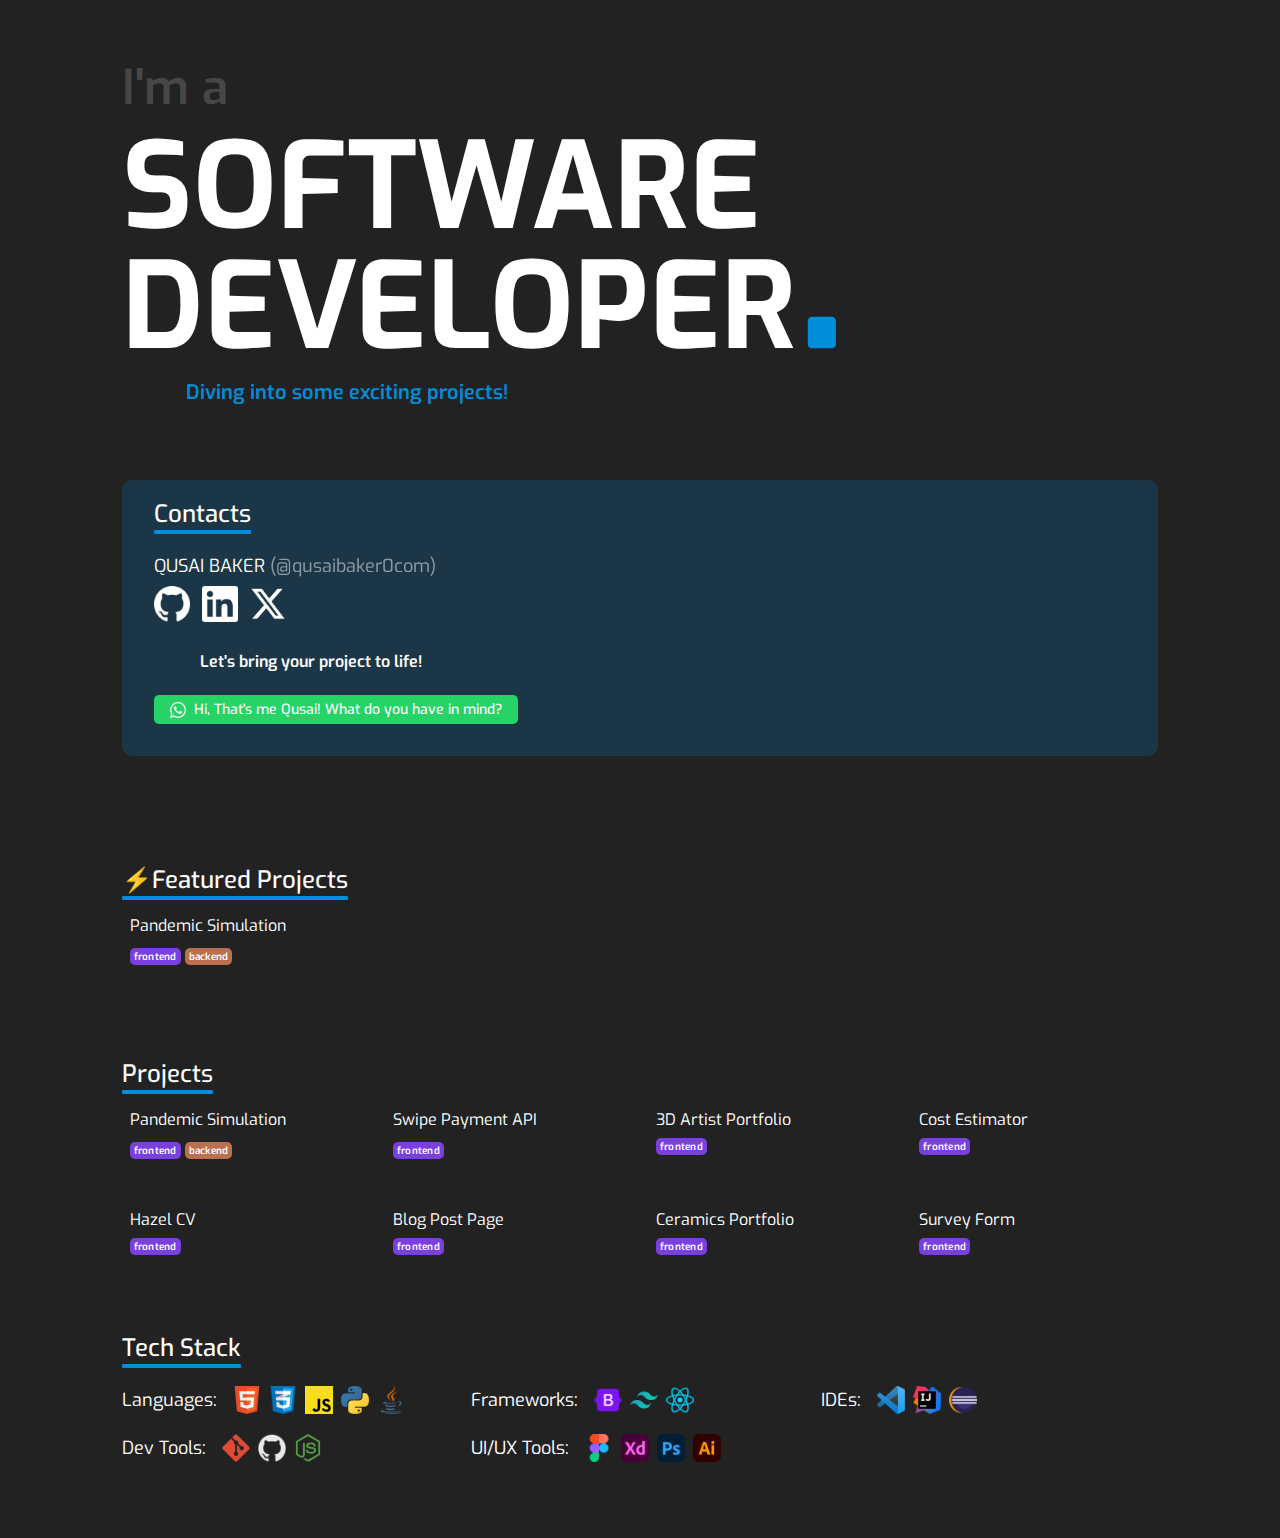
<file: index.html>
<!DOCTYPE html>
<html lang="en">
  <head>
    <meta charset="UTF-8" />
    <meta name="viewport" content="width=device-width, initial-scale=1.0" />
    <title>Qusai Baker | Just Diving into Some Exciting Projects</title>
    <link rel="icon" type="image/svg+xml" href="/letter-q.png" />
    <link rel="stylesheet" href="styles.css" />
    <link rel="preconnect" href="https://fonts.googleapis.com" />
    <link rel="preconnect" href="https://fonts.gstatic.com" crossorigin />
    <link
      href="https://fonts.googleapis.com/css2?family=Exo:ital,wght@0,100..900;1,100..900&display=swap"
      rel="stylesheet"
    />
  </head>

  <body>
    <div class="container">
      <main>
        <span class="grey">I'm a</span>
        <div class="about">
          <div>
            <h1>
              SOFTWARE <br />
              DEVELOPER<span class="blue">.</span>
            </h1>
            <p>
              <lord-icon
                src="https://cdn.lordicon.com/yodjuckr.json"
                trigger="loop"
                delay="2000"
                style="width: 48px; height: 48px; display: inline"
              >
              </lord-icon>
              Diving into some exciting projects!
            </p>
          </div>
          <div class="contacts">
            <h2>Contacts</h2>
            <h3>QUSAI BAKER <span class="name">(@qusaibaker0com)</span></h3>

            <div class="social-group">
              <a href="https://github.com/qusaibaker0com" target="_blank"
                ><img src="img/socials/github.png" alt=""
              /></a>
              <a
                href="https://www.linkedin.com/in/qusaibaker0com/"
                target="_blank"
                ><img src="img/socials/linkedin.png" alt=""
              /></a>
              <a href="https://twitter.com/qusaibaker0com" target="_blank"
                ><img src="img/socials/twitter.png" alt=""
              /></a>
            </div>
            <p>
              <lord-icon
                src="https://cdn.lordicon.com/ucolqabg.json"
                trigger="loop"
                delay="1000"
                style="width: 36px; height: 36px; transform: rotate(-90deg)"
              >
              </lord-icon>
              Let's bring your project to life!
            </p>
            <a
              id="wa-btn"
              aria-label="Chat on WhatsApp"
              href="https://wa.me/393273132434?text=Hi%20Qusai!%20Saw%20your%20work%20on%20your%20website!%20Got%20a%20project%20idea%20I%20think%20you'd%20be%20a%20good%20fit%20for.%20Can%20we%20chat%20about%20it%20sometime%20soon%3F"
              target="_blank"
            >
              <img alt="Chat on WhatsApp" src="img/socials/whatsapp.png" /> Hi,
              That's me Qusai! What do you have in mind?
            </a>
          </div>
          <ul>
            <li><h2 class="projects-sub-headline">⚡Featured Projects</h2></li>
            <ul>
              <li>
                <a
                  href="https://qusaibaker.com/Project__Pandemic-Simulation/"
                  target="_blank"
                  >Pandemic Simulation
                  <div>
                    <span class="fe-badge">frontend</span>
                    <span class="be-badge">backend</span>
                  </div></a
                >
              </li>
            </ul>
          </ul>
          <!-- <div class="me-img">
            <img src="img/tree.jpg" alt="">
          </div> -->
          <!-- <div class="me-img2">
            <img src="img/tree.jpg" alt="">
          </div> -->
        </div>
        <ul>
          <li><h2 class="projects-headline">Projects</h2></li>
          <li>
            <ul>
              <li>
                <a
                  href="https://qusaibaker.com/Project__Pandemic-Simulation/"
                  target="_blank"
                  >Pandemic Simulation
                  <div>
                    <span class="fe-badge">frontend</span>
                    <span class="be-badge">backend</span>
                  </div></a
                >
              </li>
              <li>
                <a href="projects/swip-payment-api/index.html" target="_blank"
                  >Swipe Payment API
                  <div>
                    <span class="fe-badge">frontend</span>
                  </div></a
                >
              </li>
              <li>
                <a
                  href="projects/3d-artist-portfolio/index.html"
                  target="_blank"
                  >3D Artist Portfolio <span class="fe-badge">frontend</span></a
                >
              </li>
              <li>
                <a href="projects/cost-estimator/index.html" target="_blank"
                  >Cost Estimator <span class="fe-badge">frontend</span></a
                >
              </li>
              <li>
                <a href="projects/hazel-cv/index.html" target="_blank"
                  >Hazel CV <span class="fe-badge">frontend</span></a
                >
              </li>
              <li>
                <a href="projects/blog-post/index.html" target="_blank"
                  >Blog Post Page <span class="fe-badge">frontend</span></a
                >
              </li>
              <li>
                <a
                  href="projects/ceramics-artist-portfolio/index.html"
                  target="_blank"
                  >Ceramics Portfolio <span class="fe-badge">frontend</span></a
                >
              </li>
              <li>
                <a href="projects/survey-form/index.html" target="_blank"
                  >Survey Form <span class="fe-badge">frontend</span></a
                >
              </li>
            </ul>
          </li>
        </ul>
      </main>
      <div class="tech">
        <h2>Tech Stack</h2>
        <div class="tech-grid">
          <div class="tech-group">
            <h3>Languages:</h3>
            <div>
              <img src="img/langs/html.svg" alt="" />
              <img src="img/langs/css.png" alt="" />
              <img src="img/langs/javascript.svg" alt="" />
              <img src="img/langs/python.png" alt="" />
              <img src="img/langs/java.png" alt="" />
            </div>
          </div>
          <div class="tech-group">
            <h3>Frameworks:</h3>
            <div>
              <img src="img/libs/bootstrap.png" alt="" />
              <img src="img/libs/tailwind.png" alt="" />
              <img src="img/libs/react.png" alt="" />
            </div>
          </div>
          <div class="tech-group">
            <h3>IDEs:</h3>
            <div>
              <img src="img/ides/vscode.png" alt="" />
              <img src="img/ides/intellij.png" alt="" />
              <img src="img/ides/eclipse.png" alt="" />
            </div>
          </div>
          <div class="tech-group">
            <h3>Dev Tools:</h3>
            <div>
              <img src="img/dev-tools/git.png" alt="" />
              <img
                src="img/dev-tools/github.png"
                alt=""
                style="filter: invert()"
              />
              <img src="img/dev-tools/nodejs.svg" alt="" />
            </div>
          </div>
          <div class="tech-group">
            <h3>UI/UX Tools:</h3>
            <div>
              <img src="img/ui-ux-tools/figma.png" alt="" />
              <img src="img/ui-ux-tools/adobe-xd.png" alt="" />
              <img src="img/ui-ux-tools/photoshop.png" alt="" />
              <img src="img/ui-ux-tools/adobe-illustrator.png" alt="" />
            </div>
          </div>
        </div>
      </div>
    </div>
    <script src="https://cdn.lordicon.com/lordicon.js"></script>
  </body>
</html>
</file>
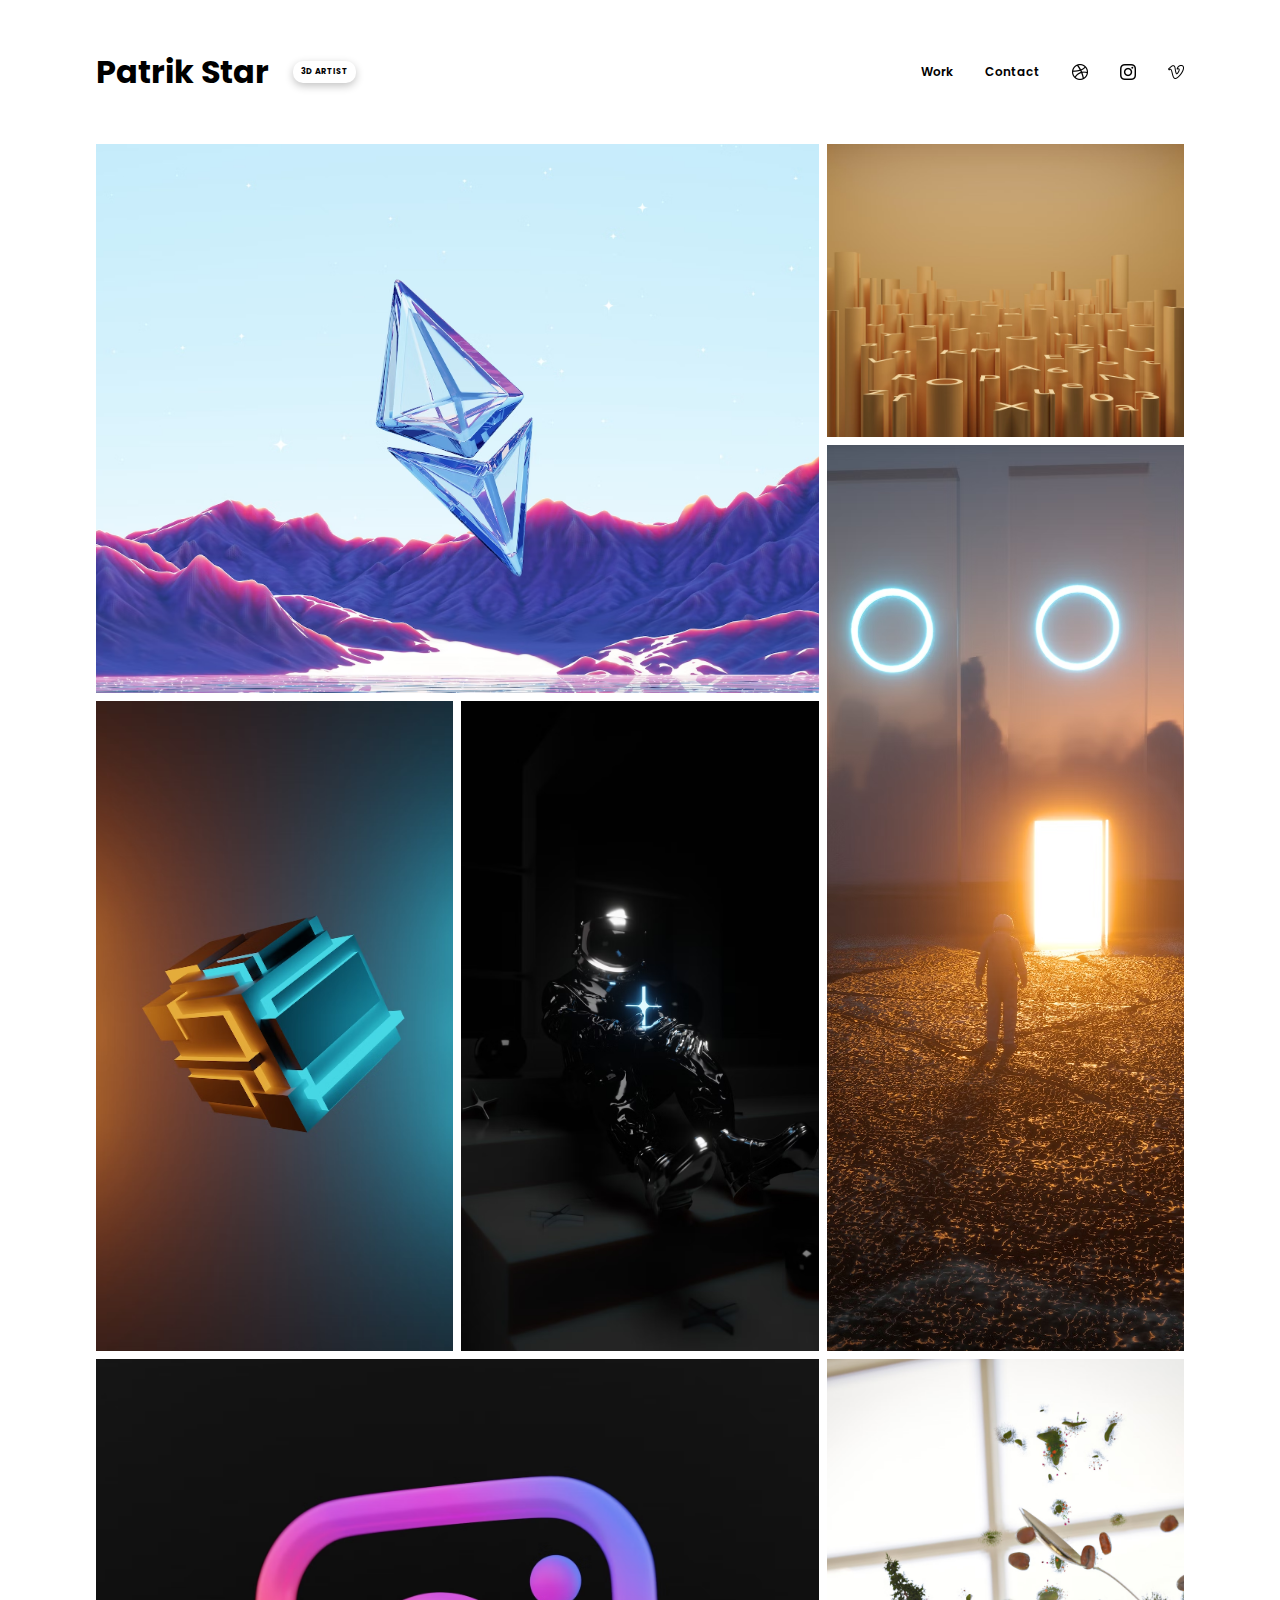
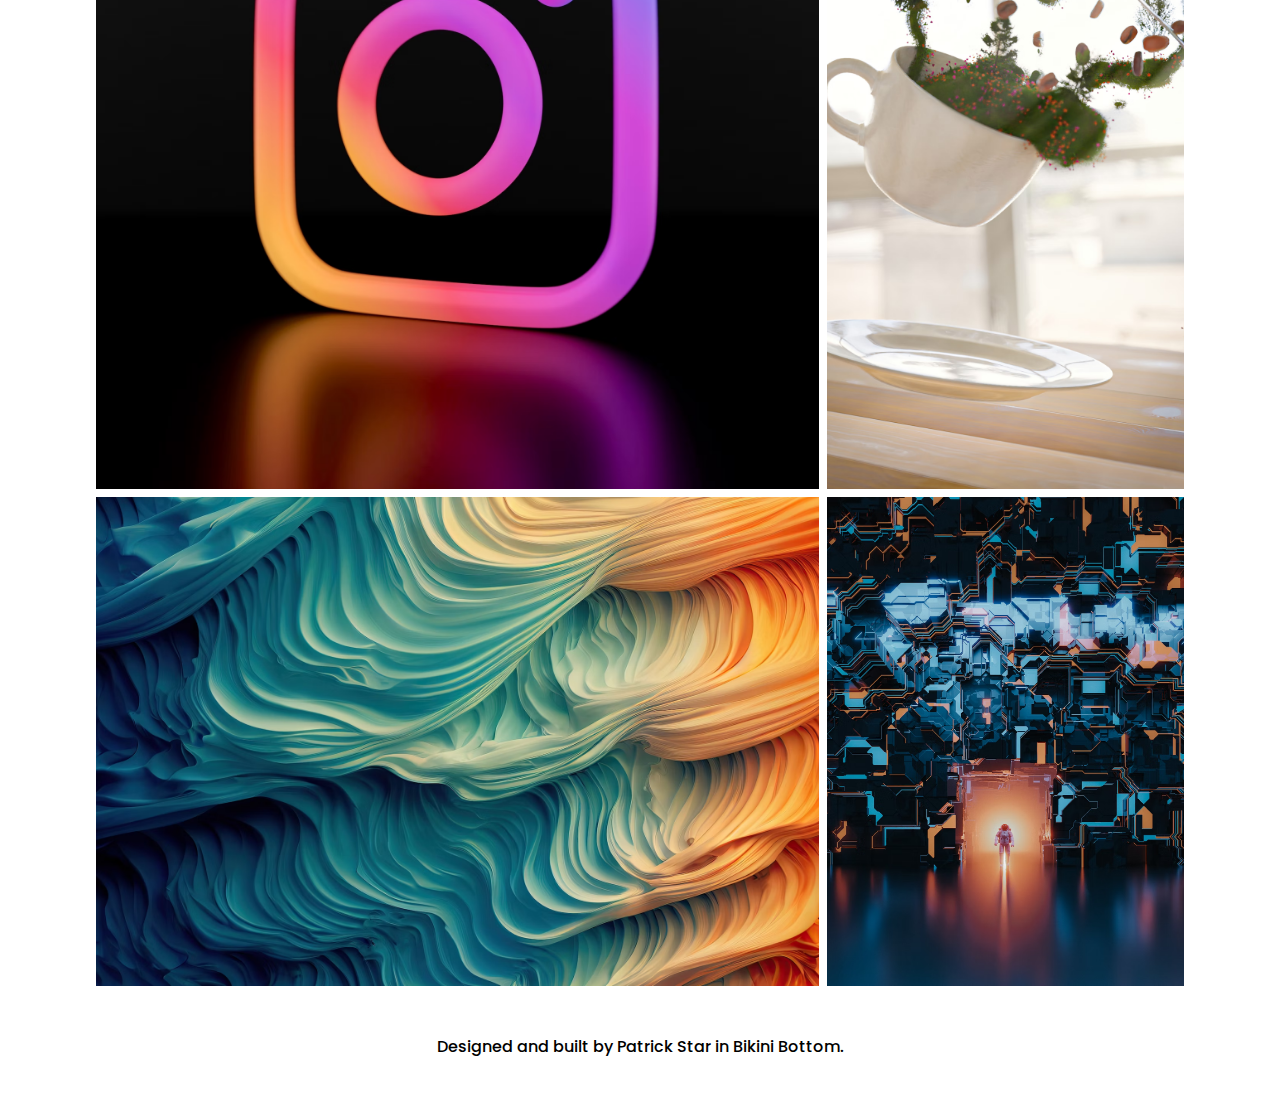
<file: projects/3d-artist-portfolio/index.html>
<!DOCTYPE html>
<html lang="en">
  <head>
    <meta charset="UTF-8" />
    <meta name="viewport" content="width=device-width, initial-scale=1.0" />
    <link rel="stylesheet" href="styles.css" />
    <title>3D Artist Portfolio</title>
  </head>
  <body>
    <header>
      <nav>
        <div class="nav-list">
          <h1>Patrik Star</h1>
          <span class="badge">3D ARTIST</span>
        </div>
        <div class="nav-list">
          <ul>
            <li>
              <a href=""><span class="menu-txt">Work</span></a>
            </li>
            <li>
              <a href=""><span class="menu-txt">Contact</span></a>
            </li>
            <li>
              <a href=""><img src="img/dribble_icon.png" alt="" /></a>
            </li>
            <li>
              <a href=""><img src="img/insta_icon.png" alt="" /></a>
            </li>
            <li>
              <a href=""><img src="img/v_icon.png" alt="" /></a>
            </li>
          </ul>
          <div class="menu-icon">
            <div class="line"></div>
            <div class="line"></div>
            <div class="line"></div>
          </div>
        </div>
      </nav>
    </header>
    <aside>
      <div class="nav-list">
        <ul>
          <li>
            <a href=""><span class="menu-txt">Work</span></a>
          </li>
          <li>
            <a href=""><span class="menu-txt">Contact</span></a>
          </li>
          <li>
            <a href=""><img src="img/dribble_icon.png" alt="" /></a>
          </li>
          <li>
            <a href=""><img src="img/insta_icon.png" alt="" /></a>
          </li>
          <li>
            <a href=""><img src="img/v_icon.png" alt="" /></a>
          </li>
        </ul>
    </aside>
    <main>
      <div class="container">
        <div class="gallery-item square-span">
          <span class="overlay-txt">VIEW PROJECT</span>
          <img src="img/eth.avif" alt="" />
        </div>
        <div class="gallery-item resize-640px">
          <span class="overlay-txt">VIEW PROJECT</span>
          <img src="img/alphabet.avif" alt="" />
        </div>
        <div class="gallery-item row-3-span resize-1000px resize-640px">
          <span class="overlay-txt">VIEW PROJECT</span>
          <img src="img/traveler.avif" alt="" />
        </div>
        <div class="gallery-item row-2-span">
          <span class="overlay-txt">VIEW PROJECT</span>
          <img src="img/cube.avif" alt="" />
        </div>
        <div class="gallery-item row-2-span">
          <span class="overlay-txt white">VIEW PROJECT</span>
          <img src="img/astro.avif" alt="" />
        </div>
        <div class="gallery-item square-span">
          <span class="overlay-txt white">VIEW PROJECT</span>
          <img src="img/insta.avif" alt="" />
        </div>
        <div class="gallery-item row-2-span">
          <span class="overlay-txt">VIEW PROJECT</span>
          <img src="img/cup.avif" alt="" />
        </div>

        <div class="gallery-item col-2-span resize-1000px-2">
          <span class="overlay-txt">VIEW PROJECT</span>
          <img src="img/foam.avif" alt="" />
        </div>
        <div class="gallery-item resize-1000px-3">
          <span class="overlay-txt white">VIEW PROJECT</span>
          <img src="img/dimensional.avif" alt="" />
        </div>
      </div>
    </main>
    <footer>
      <p>Designed and built by Patrick Star in Bikini Bottom.</p>
    </footer>
    <script src="script.js"></script>
  </body>
</html>
</file>
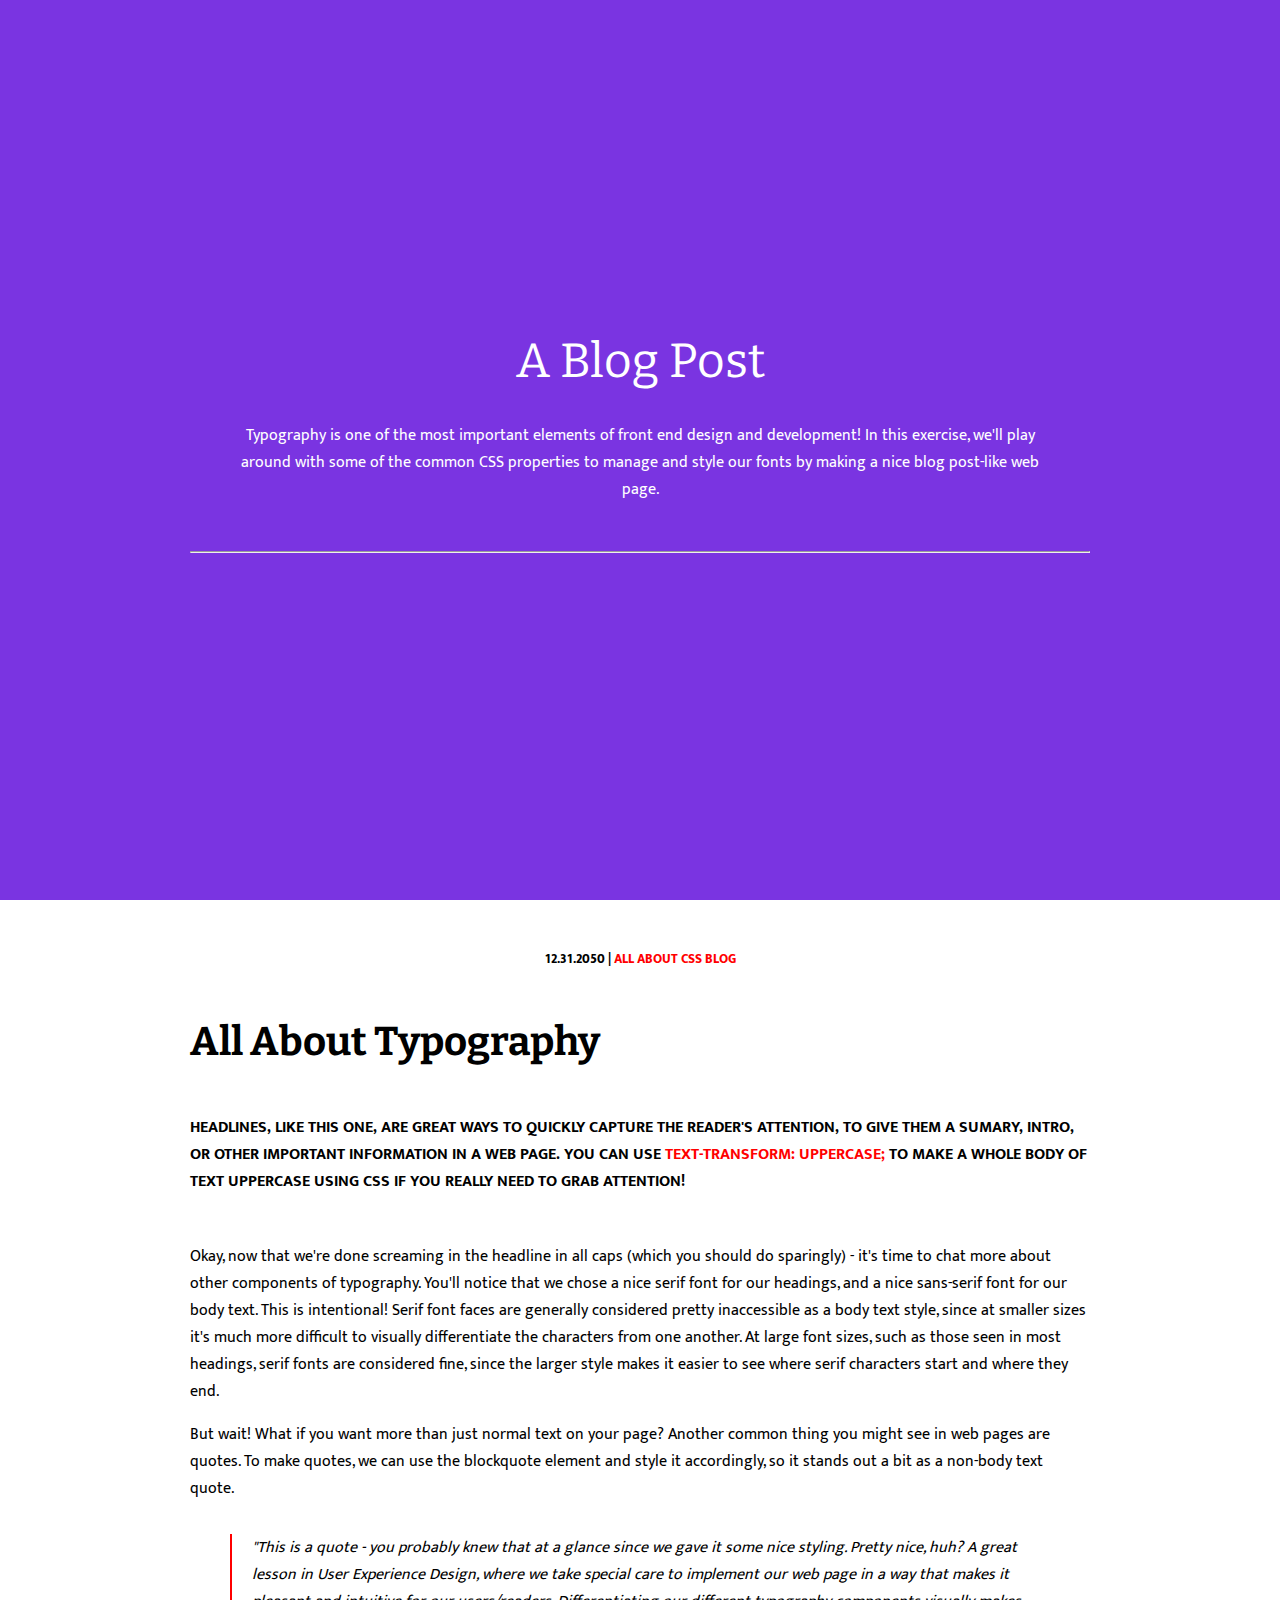
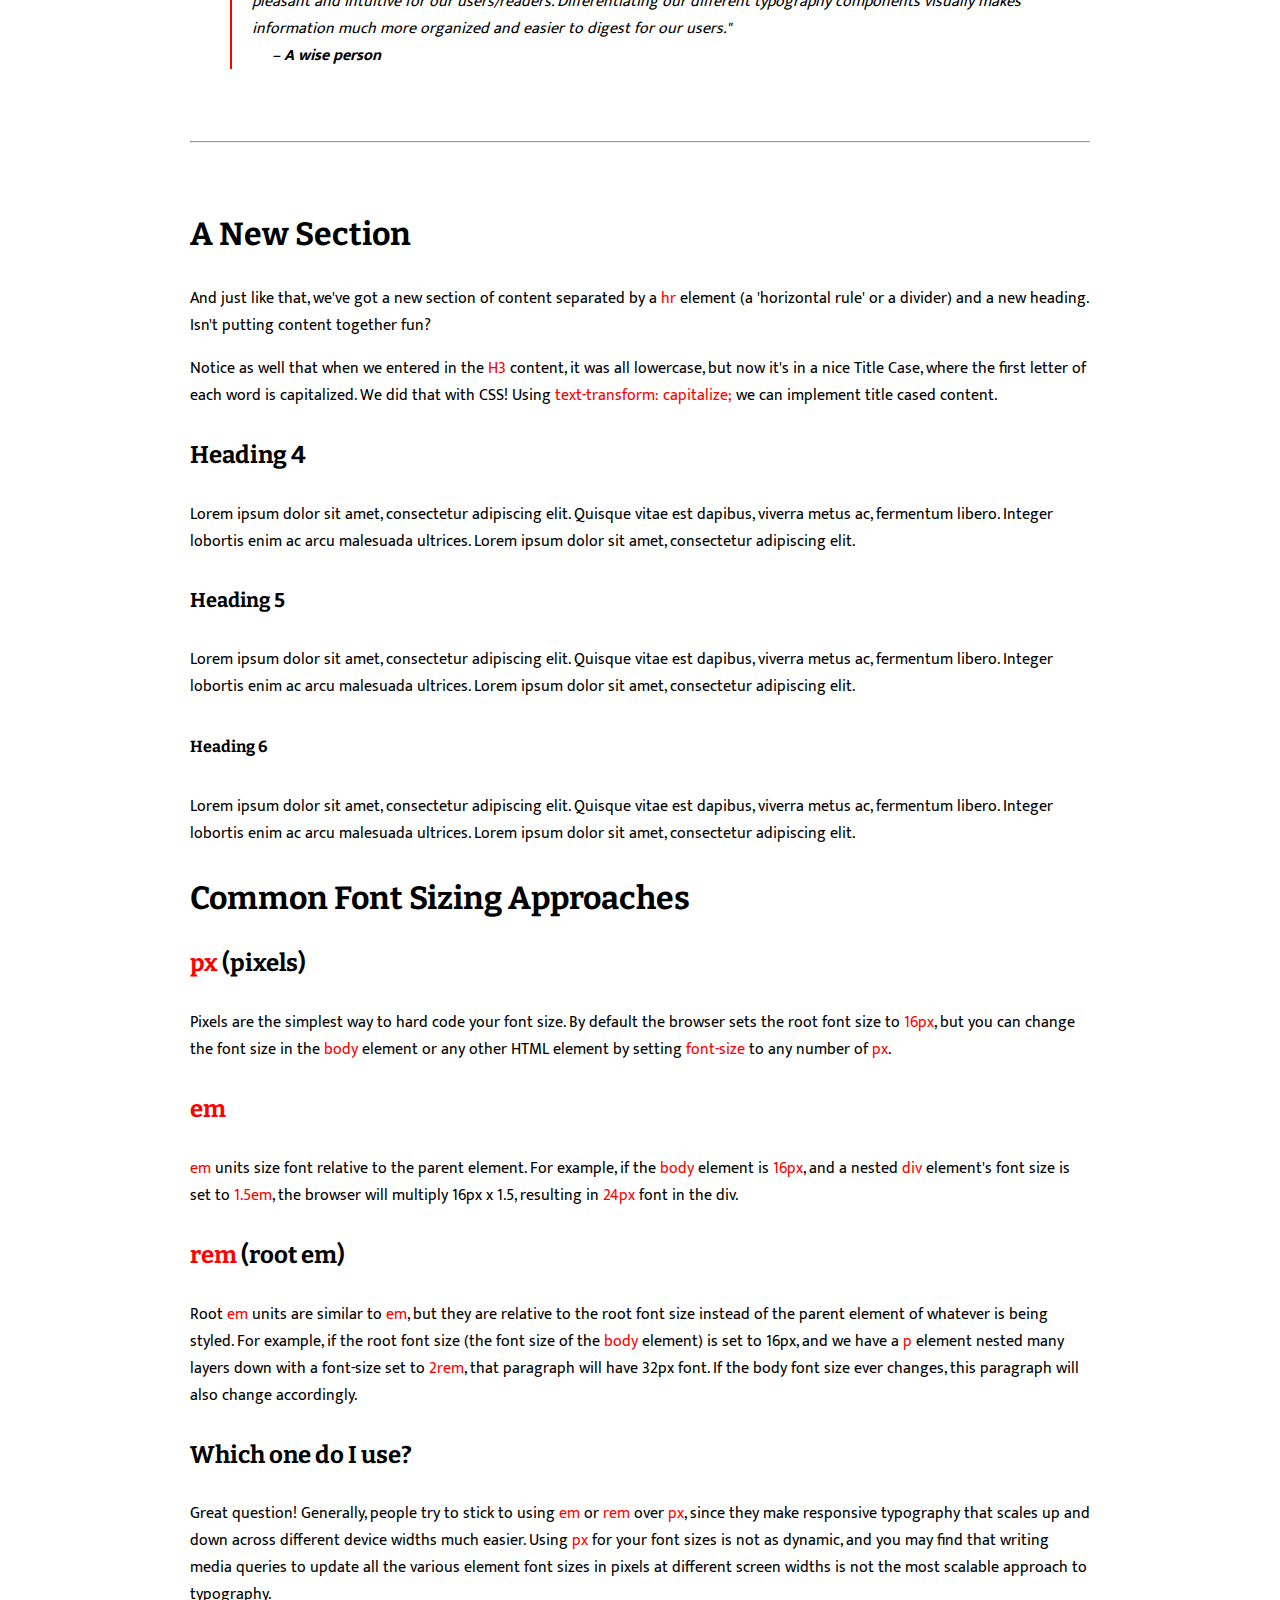
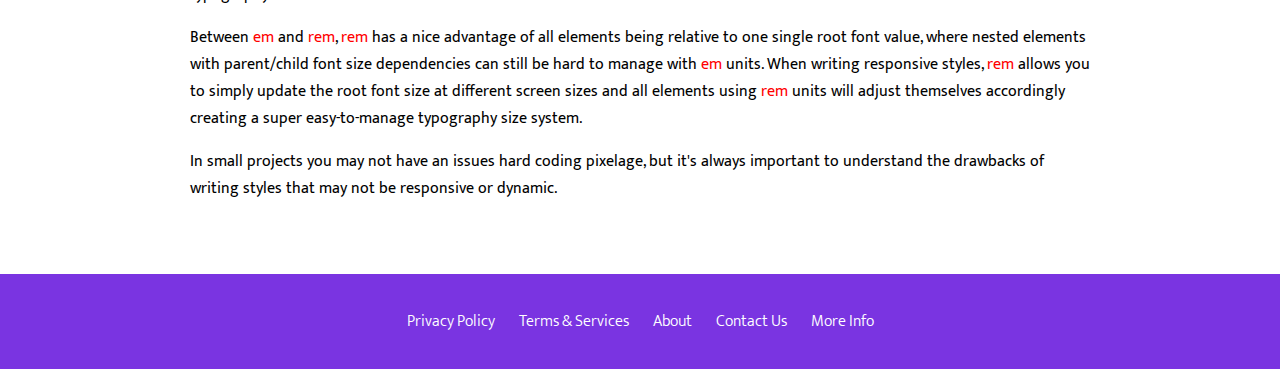
<file: projects/blog-post/index.html>
<!DOCTYPE html>
<html lang="en">
  <head>
    <meta charset="UTF-8" />
    <meta name="viewport" content="width=device-width, initial-scale=1.0" />
    <link rel="stylesheet" href="styles.css" />
    <title>Blog Post</title>
  </head>
  <body>
    <header>
        <div class="hero">
            <h1>
                A Blog Post
            </h1>
            <p>
                Typography is one of the most important elements of front end design and development! In this exercise, we'll play around with some of the common CSS properties to manage and style our fonts by making a nice blog post-like web page.
            </p>
            <hr>
        </div>
    </header>
    <main>
      <small>12.31.2050 | <span class="red">ALL ABOUT CSS BLOG</span></small>
      <section>
        <h2>All About Typography</h2>
        <p class="uppercase">
          Headlines, like this one, are great ways to quickly capture the
          reader's attention, to give them a sumary, intro, or other important
          information in a web page. You can use
          <span class="red">text-transform: uppercase;</span> to make a whole
          body of text uppercase using CSS if you really need to grab attention!
        </p>
        <p>
          Okay, now that we're done screaming in the headline in all caps (which
          you should do sparingly) - it's time to chat more about other
          components of typography. You'll notice that we chose a nice serif
          font for our headings, and a nice sans-serif font for our body text.
          This is intentional! Serif font faces are generally considered pretty
          inaccessible as a body text style, since at smaller sizes it's much
          more difficult to visually differentiate the characters from one
          another. At large font sizes, such as those seen in most headings,
          serif fonts are considered fine, since the larger style makes it
          easier to see where serif characters start and where they end.
        </p>
        <p>
          But wait! What if you want more than just normal text on your page?
          Another common thing you might see in web pages are quotes. To make
          quotes, we can use the blockquote element and style it accordingly, so
          it stands out a bit as a non-body text quote.
        </p>
        <blockquote>
          <p>
            "This is a quote - you probably knew that at a glance since we gave
            it some nice styling. Pretty nice, huh? A great lesson in User
            Experience Design, where we take special care to implement our web
            page in a way that makes it pleasant and intuitive for our
            users/readers. Differentiating our different typography components
            visually makes information much more organized and easier to digest
            for our users."
          </p>
          <cite>– A wise person</cite>
        </blockquote>
        <hr />
      </section>
      <section>
        <h3 class="capitalize">a new section</h3>
        <p>
          And just like that, we've got a new section of content separated by a
          <span class="red">hr</span> element (a 'horizontal rule' or a divider)
          and a new heading. Isn't putting content together fun?
        </p>
        <p>
          Notice as well that when we entered in the
          <span class="red uppercase">H3</span> content, it was all lowercase,
          but now it's in a nice Title Case, where the first letter of each word
          is capitalized. We did that with CSS! Using
          <span class="red">text-transform: capitalize;</span>
          we can implement title cased content.
        </p>
        <h4>Heading 4</h4>
        <p>
          Lorem ipsum dolor sit amet, consectetur adipiscing elit. Quisque vitae
          est dapibus, viverra metus ac, fermentum libero. Integer lobortis enim
          ac arcu malesuada ultrices. Lorem ipsum dolor sit amet, consectetur
          adipiscing elit.
        </p>
        <h5>Heading 5</h5>
        <p>
          Lorem ipsum dolor sit amet, consectetur adipiscing elit. Quisque vitae
          est dapibus, viverra metus ac, fermentum libero. Integer lobortis enim
          ac arcu malesuada ultrices. Lorem ipsum dolor sit amet, consectetur
          adipiscing elit.
        </p>
        <h6>Heading 6</h6>
        <p>
          Lorem ipsum dolor sit amet, consectetur adipiscing elit. Quisque vitae
          est dapibus, viverra metus ac, fermentum libero. Integer lobortis enim
          ac arcu malesuada ultrices. Lorem ipsum dolor sit amet, consectetur
          adipiscing elit.
        </p>
      </section>
      <section>
        <h3>Common Font Sizing Approaches</h3>
        <ul>
          <li>
            <h4>
              <span class="unit"><span class="red">px</span> (pixels)</span>
            </h4>
            <p>
              Pixels are the simplest way to hard code your font size. By
              default the browser sets the root font size to
              <span class="red">16px</span>, but you can change the font size in
              the <span class="red">body</span> element or any other HTML
              element by setting <span class="red">font-size</span> to any
              number of <span class="red">px</span>.
            </p>
          </li>
          <li>
            <h4>
              <span class="unit"><span class="red">em</span></span>
            </h4>
            <p>
              <span class="red">em</span> units size font relative to the parent
              element. For example, if the <span class="red">body</span> element
              is <span class="red">16px</span>, and a nested
              <span class="red">div</span> element's font size is set to
              <span class="red">1.5em</span>, the browser will multiply 16px x
              1.5, resulting in <span class="red">24px</span> font in the div.
            </p>
          </li>
          <li>
            <h4>
              <span class="unit"><span class="red">rem</span> (root em)</span>
            </h4>
            <p>
              Root <span class="red">em</span> units are similar to
              <span class="red">em</span>, but they are relative to the root
              font size instead of the parent element of whatever is being
              styled. For example, if the root font size (the font size of the
              <span class="red">body</span> element) is set to 16px, and we have
              a <span class="red">p</span> element nested many layers down with
              a font-size set to <span class="red">2rem</span>, that paragraph
              will have 32px font. If the body font size ever changes, this
              paragraph will also change accordingly.
            </p>
          </li>
        </ul>
        <h4>Which one do I use?</h4>
        <p>
          Great question! Generally, people try to stick to using
          <span class="red">em</span> or <span class="red">rem</span> over
          <span class="red">px</span>, since they make responsive typography
          that scales up and down across different device widths much easier.
          Using <span class="red">px</span> for your font sizes is not as
          dynamic, and you may find that writing media queries to update all the
          various element font sizes in pixels at different screen widths is not
          the most scalable approach to typography.
        </p>
        <p>
          Between <span class="red">em</span> and <span class="red">rem</span>,
          <span class="red">rem</span> has a nice advantage of all elements
          being relative to one single root font value, where nested elements
          with parent/child font size dependencies can still be hard to manage
          with <span class="red">em</span> units. When writing responsive
          styles, <span class="red">rem</span> allows you to simply update the
          root font size at different screen sizes and all elements using
          <span class="red">rem</span> units will adjust themselves accordingly
          creating a super easy-to-manage typography size system.
        </p>
        <p>
          In small projects you may not have an issues hard coding pixelage, but
          it's always important to understand the drawbacks of writing styles
          that may not be responsive or dynamic.
        </p>
      </section>
    </main>
    <footer>
        <ul>
            <li><a href="/">Privacy Policy</a></li>
            <li><a href="/">Terms & Services</a></li>
            <li><a href="/">About</a></li>
            <li><a href="/">Contact Us</a></li>
            <li><a href="/">More Info</a></li>
        </ul>
    </footer>
  </body>
</html>
</file>
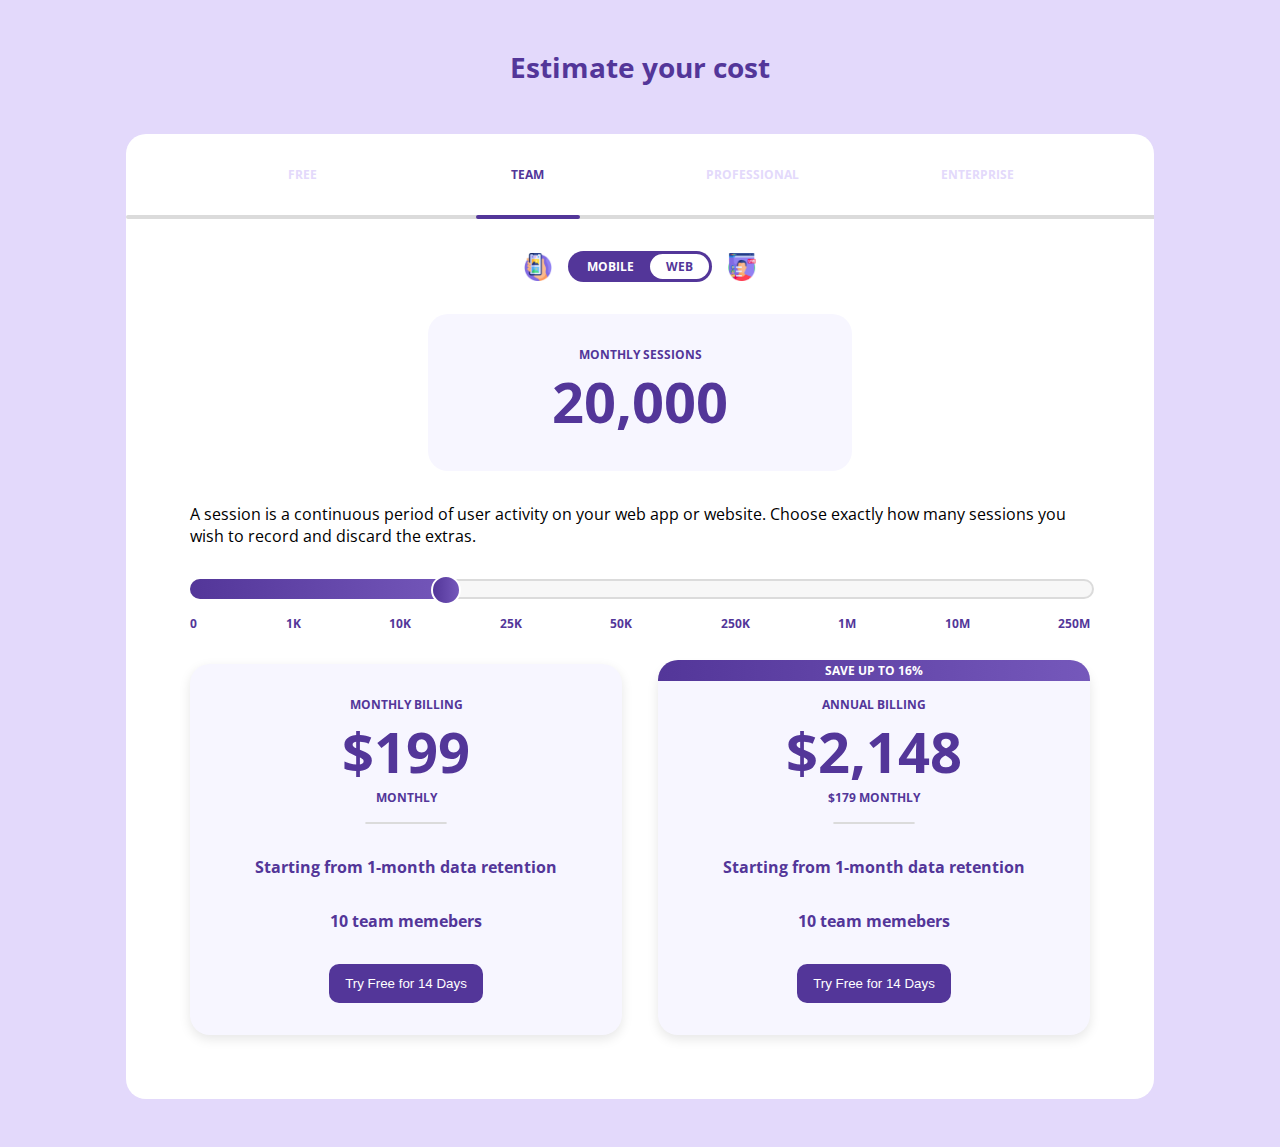
<file: projects/cost-estimator/index.html>
<!DOCTYPE html>
<html lang="en">
  <head>
    <meta charset="UTF-8" />
    <meta name="viewport" content="width=device-width, initial-scale=1.0" />
    <link rel="stylesheet" href="styles.css" />
    <title>Cost Estimator</title>
  </head>
  <body>
    <header>
      <h1>Estimate your cost</h1>
    </header>
    <main>
      <nav>
        <div class="nav-items">
          <div class="nav-item">
            <span class="short-txt">Free</span>
            <hr />
          </div>
          <div class="nav-item active">
            <span class="short-txt">Team</span>
            <hr />
          </div>
          <div class="nav-item">
            <span class="short-txt">Professional</span>
            <hr />
          </div>
          <div class="nav-item">
            <span class="short-txt">Enterprise</span>
            <hr />
          </div>
        </div>
        <hr />
      </nav>
      <div class="toggle tight">
        <img src="img/icon1.png" alt="" />
        <div class="toggle-group">
          <div class="toggle-option">
            <span class="short-txt">Mobile</span>
          </div>
          <div class="toggle-option active">
            <span class="short-txt">Web</span>
          </div>
        </div>
        <img src="img/icon2.png" alt="" />
      </div>
      <div class="num-card tight">
        <span class="short-txt">Monthly Sessions</span>
        <span class="num">20,000</span>
      </div>
      <p class="tight">
        A session is a continuous period of user activity on your web app or
        website. Choose exactly how many sessions you wish to record and discard
        the extras.
      </p>
      <div class="slider tight">
        <div class="gauge">
          <div class="completness">
            <div class="end-point"></div>
          </div>
        </div>
        <div class="indicators">
          <span class="short-txt">0</span>
          <span class="short-txt">1K</span>
          <span class="short-txt">10K</span>
          <span class="short-txt">25K</span>
          <span class="short-txt">50K</span>
          <span class="short-txt">250K</span>
          <span class="short-txt">1M</span>
          <span class="short-txt">10M</span>
          <span class="short-txt">250M</span>
        </div>
      </div>
      <section class="pricing tight">
        <div class="pricing-card">
          <span class="short-txt">Monthly Billing</span>
          <span class="num">$199</span>
          <span class="short-txt">Monthly</span>
          <hr />
          <p>Starting from 1-month data retention</p>
          <p>10 team memebers</p>
          <button>Try Free for 14 Days</button>
        </div>
        <div class="pricing-card">
          <div class="offer"><span class="short-txt">Save Up to 16%</span></div>
          <span class="short-txt">Annual Billing</span>
          <span class="num">$2,148</span>
          <span class="short-txt">$179 Monthly</span>
          <hr />
          <p>Starting from 1-month data retention</p>
          <p>10 team memebers</p>
          <button>Try Free for 14 Days</button>
        </div>
      </section>
    </main>
  </body>
</html>
</file>
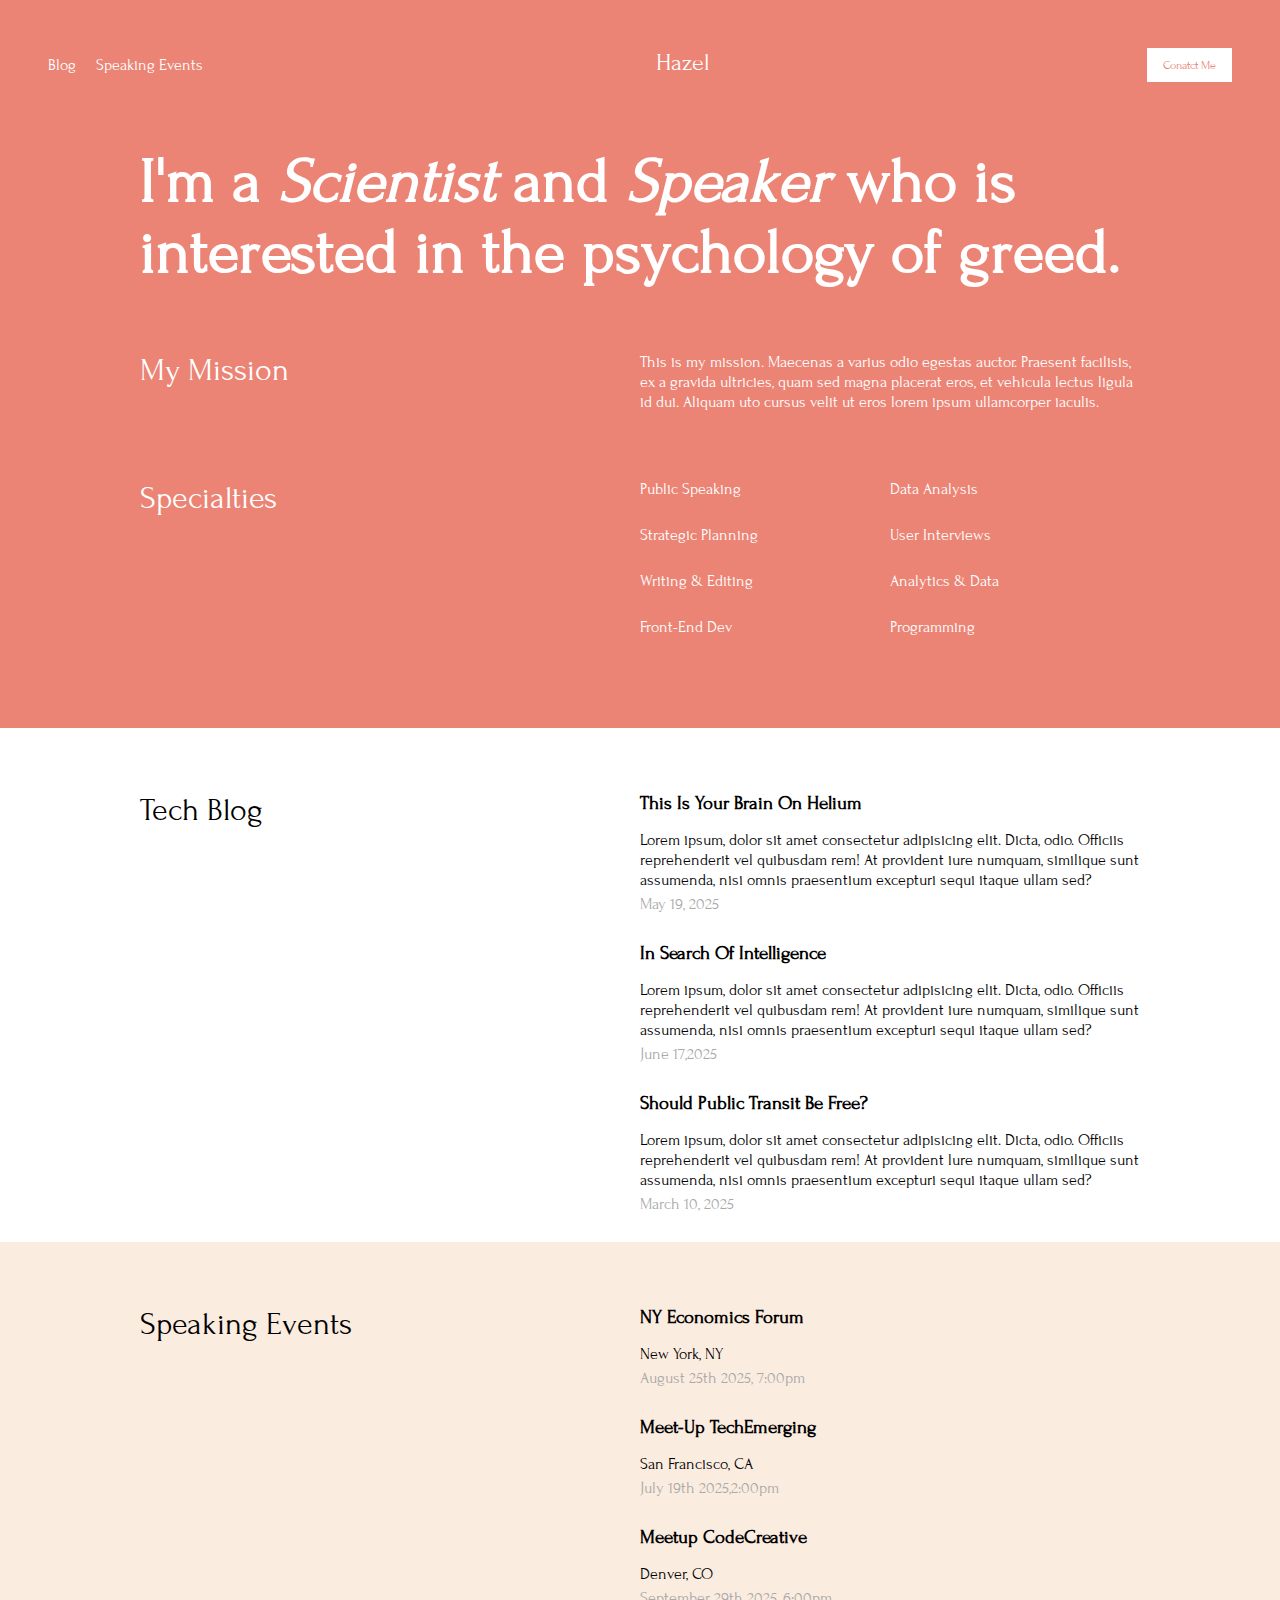
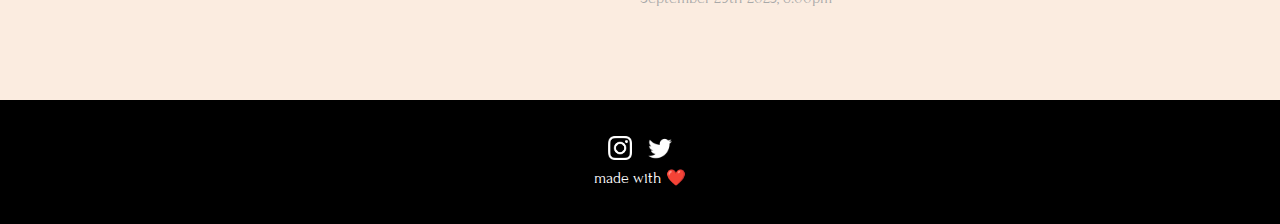
<file: projects/hazel-cv/index.html>
<!DOCTYPE html>
<html lang="en">
  <head>
    <meta charset="UTF-8" />
    <meta name="viewport" content="width=device-width, initial-scale=1.0" />
    <link rel="stylesheet" href="styles.css" />
    <title>Hazel CV</title>
  </head>
  <body>
    <header>
      <nav>
        <ul>
          <li><a href="#blogs">Blog</a></li>
          <li><a href="#events">Speaking Events</a></li>
        </ul>
        <p id="logo"><a href="#">Hazel</a></p>
        <a class="button" href="#contact">Conatct Me</a>
      </nav>
      <div class="container">
      <h1>
        I'm a <em>Scientist</em> and <em>Speaker</em> who is interested in the
        psychology of greed.
      </h1>
    </div>
      <section>
        <div class="container">
          <h2 class="col-1">My Mission</h2>
          <p class="col-2">
            This is my mission. Maecenas a varius odio egestas auctor. Praesent
            facilisis, ex a gravida ultricies, quam sed magna placerat eros, et
            vehicula lectus ligula id dui. Aliquam uto cursus velit ut eros
            lorem ipsum ullamcorper iaculis.
          </p>
        </div>
      </section>
      <section>
        <div class="container">
          <h2 class="col-1">Specialties</h2>
          <div class="col-2 special-layout">
            <ul class="col-1">
              <li>Public Speaking</li>
              <li>Strategic Planning</li>
              <li>Writing & Editing</li>
              <li>Front-End Dev</li>
            </ul>
            <ul class="col-2">
              <li>Data Analysis</li>
              <li>User Interviews</li>
              <li>Analytics & Data</li>
              <li>Programming</li>
            </ul>
          </div>
        </div>
      </section>
    </header>
    <main>
      <section id="blogs">
        <div class="container">
          <h2 class="col-1">Tech Blog</h2>
          <ul class="col-2">
            <li>
              <h3>This Is Your Brain On Helium</h3>
              <p>
                Lorem ipsum, dolor sit amet consectetur adipisicing elit. Dicta,
                odio. Officiis reprehenderit vel quibusdam rem! At provident
                iure numquam, similique sunt assumenda, nisi omnis praesentium
                excepturi sequi itaque ullam sed?
              </p>
              <p class="date">May 19, 2025</p>
            </li>
            <li>
              <h3>In Search Of Intelligence</h3>
              <p>
                Lorem ipsum, dolor sit amet consectetur adipisicing elit. Dicta,
                odio. Officiis reprehenderit vel quibusdam rem! At provident
                iure numquam, similique sunt assumenda, nisi omnis praesentium
                excepturi sequi itaque ullam sed?
              </p>
              <p class="date">June 17,2025</p>
            </li>
            <li>
              <h3>Should Public Transit Be Free?</h3>
              <p>
                Lorem ipsum, dolor sit amet consectetur adipisicing elit. Dicta,
                odio. Officiis reprehenderit vel quibusdam rem! At provident
                lure numquam, similique sunt assumenda, nisi omnis praesentium
                excepturi sequi itaque ullam sed?
              </p>
              <p class="date">March 10, 2025</p>
            </li>
          </ul>
        </div>
      </section>
      <section id="events">
        <div class="container">
          <h2 class="col-1">Speaking Events</h2>
          <ul class="col-2">
            <li>
              <h3>NY Economics Forum</h3>
              <p>New York, NY</p>
              <p class="date">August 25th 2025, 7:00pm</p>
            </li>
            <li>
              <h3>Meet-Up TechEmerging</h3>
              <p>San Francisco, CA</p>
              <p class="date">July 19th 2025,2:00pm</p>
            </li>
            <li>
              <h3>Meetup CodeCreative</h3>
              <p>Denver, CO</p>
              <p class="date">September 29th 2025, 6:00pm</p>
            </li>
          </ul>
        </div>
      </section>
    </main>
    <footer id="contact">
        <div class="foot">
            <div class="social">
                <a href="https://instagram.com"><img src="img/instagram.png" alt="instagram"></a>
                <a href="https://twitter.com"><img src="img/twitter.png" alt="twitter"></a>
            </div>
            <p>
                made with ❤️
            </p>
        </div>
    </footer>
  </body>
</html>
</file>
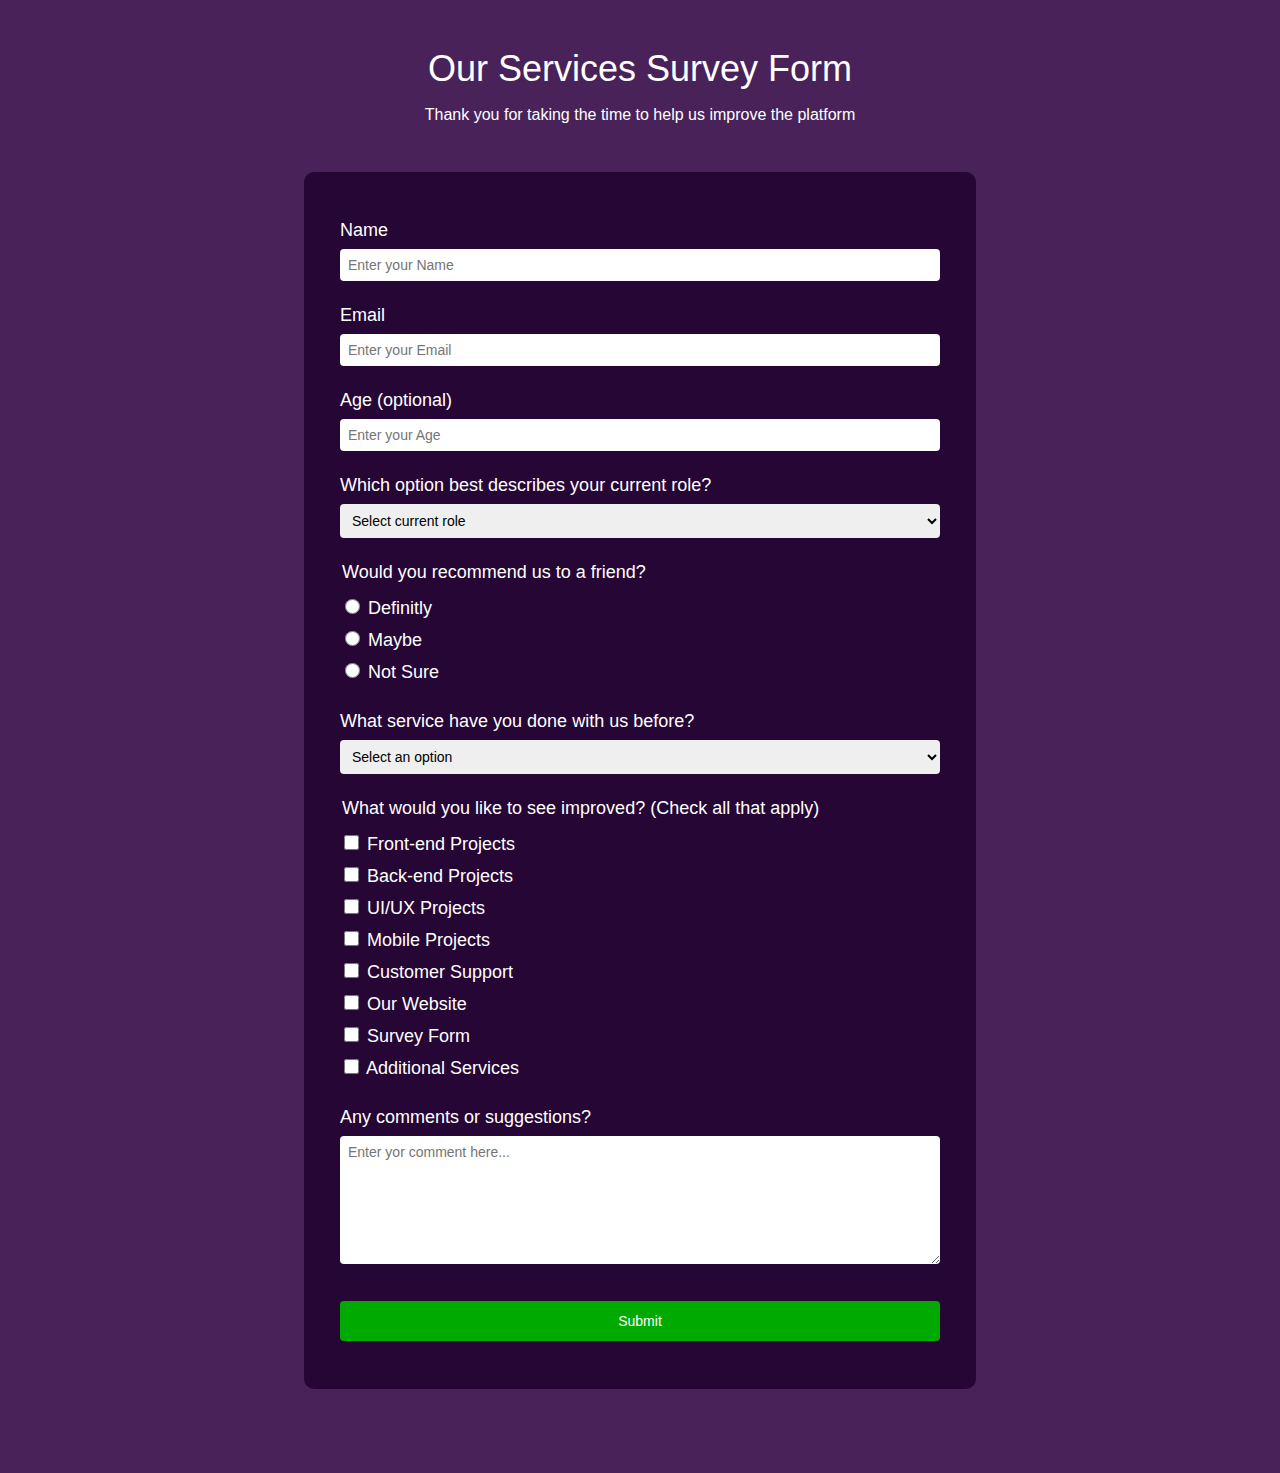
<file: projects/survey-form/index.html>
<!DOCTYPE html>
<html lang="en">
  <head>
    <meta charset="utf8" />
    <meta name="viewport" content="width=device-width, initial-scal=1.0" />
    <link rel="stylesheet" href="styles.css" />
  </head>

  <body>
    <div class="container">
      <header>
        <h1 id="title">Our Services Survey Form</h1>
        <p id="description">
          Thank you for taking the time to help us improve the platform
        </p>
      </header>
      <main>
        <form id="survey-form" action="#" method="post">
          <label id="name-label" for="name"
            >Name<input
              id="name"
              type="text"
              placeholder="Enter your Name"
              required
          /></label>
          <label id="email-label" for="email"
            >Email<input
              id="email"
              type="Email"
              placeholder="Enter your Email"
              required
          /></label>
          <label id="number-label" for="number"
            >Age (optional)<input
              id="number"
              type="number"
              placeholder="Enter your Age"
              min="13"
              max="120"
          /></label>
          <label for="dropdown">
            Which option best describes your current role?
            <select id="dropdown" name="role" required>
              <option value="" disabled selected>Select current role</option>
              <option value="1">Student</option>
              <option value="2">Full Time Job</option>
              <option value="3">Full Time Learner</option>
              <option value="4">Prefer not to say</option>
              <option value="5">Other</option>
            </select>
          </label>
          <fieldset>
            <legend>Would you recommend us to a friend?</legend>
            <label for="yes"
              ><input id="yes" type="radio" name="recomend" value="yes" />
              Definitly</label
            >
            <label for="maybe"
              ><input id="maybe" type="radio" name="recomend" value="maybe" />
              Maybe</label
            >
            <label for="no"
              ><input id="no" type="radio" name="recomend" value="no" /> Not
              Sure</label
            >
          </fieldset>
          <label for="services">
            What service have you done with us before?
            <select id="services" name="service">
              <option value="" disabled selected>Select an option</option>
              <option value="1">UI/UX Design</option>
              <option value="2">Frontend Dev</option>
              <option value="3">Backend Dev</option>
              <option value="4">Mobile Dev</option>
            </select>
          </label>
          <fieldset>
            <legend>
              What would you like to see improved? (Check all that apply)
            </legend>
            <label for="frontend"
              ><input
                id="frontend"
                type="checkbox"
                name="improvement"
                value="frontend"
              />
              Front-end Projects</label
            >
            <label for="backend"
              ><input
                id="backend"
                type="checkbox"
                name="improvement"
                value="backend"
              />
              Back-end Projects</label
            >
            <label for="ui-ux"
              ><input
                id="ui-ux"
                type="checkbox"
                name="improvement"
                value="ui-ux"
              />
              UI/UX Projects</label
            >
            <label for="mobile"
              ><input
                id="mobile"
                type="checkbox"
                name="improvement"
                value="mobile"
              />
              Mobile Projects</label
            >
            <label for="support"
              ><input
                id="support"
                type="checkbox"
                name="improvement"
                value="support"
              />
              Customer Support</label
            >
            <label for="website"
              ><input
                id="website"
                type="checkbox"
                name="improvement"
                value="website"
              />
              Our Website</label
            >
            <label for="survey"
              ><input
                id="survey"
                type="checkbox"
                name="improvement"
                value="survey"
              />
              Survey Form</label
            >
            <label for="additions"
              ><input
                id="additions"
                type="checkbox"
                name="improvement"
                value="additions"
              />
              Additional Services</label
            >
          </fieldset>
          <label for="note">
            Any comments or suggestions?
            <textarea
              id="note"
              placeholder="Enter yor comment here..."
              rows="7"
            ></textarea>
          </label>
          <button id="submit">Submit</button>
        </form>
      </main>
    </div>
  </body>
</html>
</file>
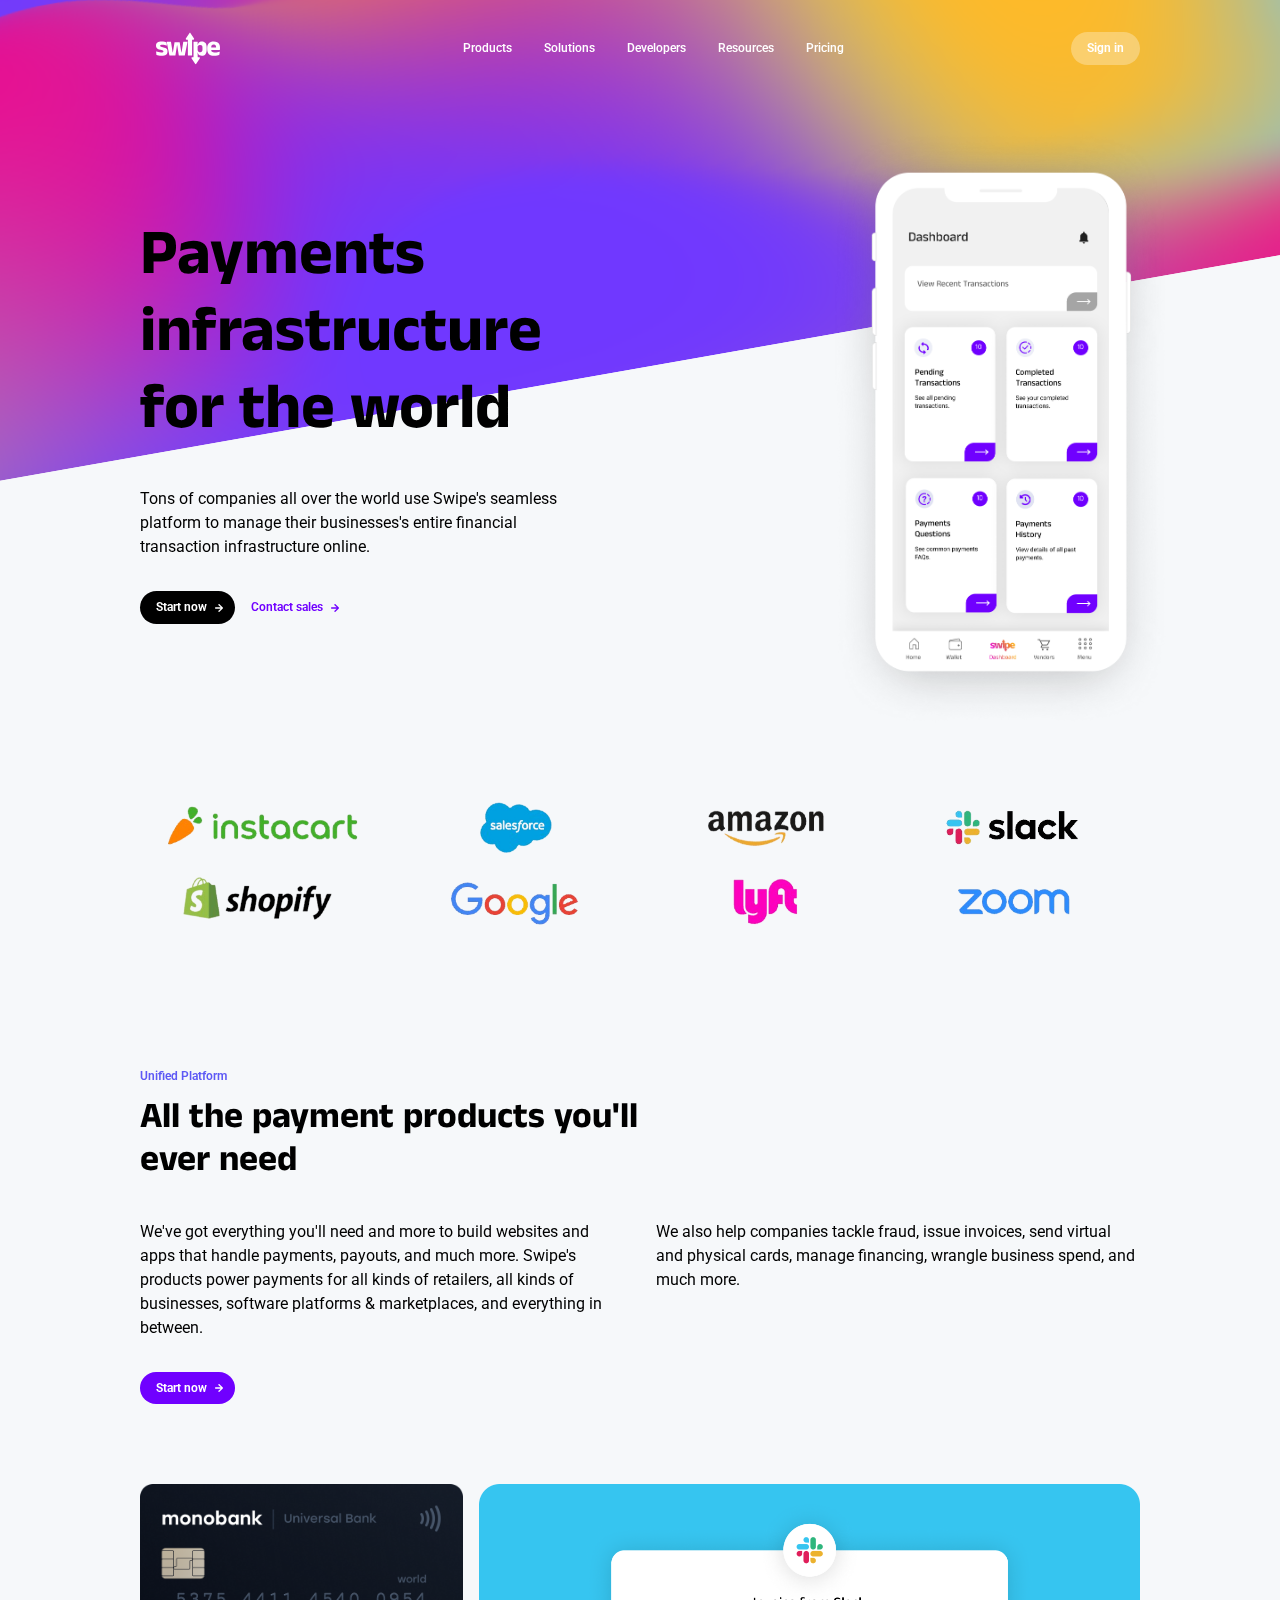
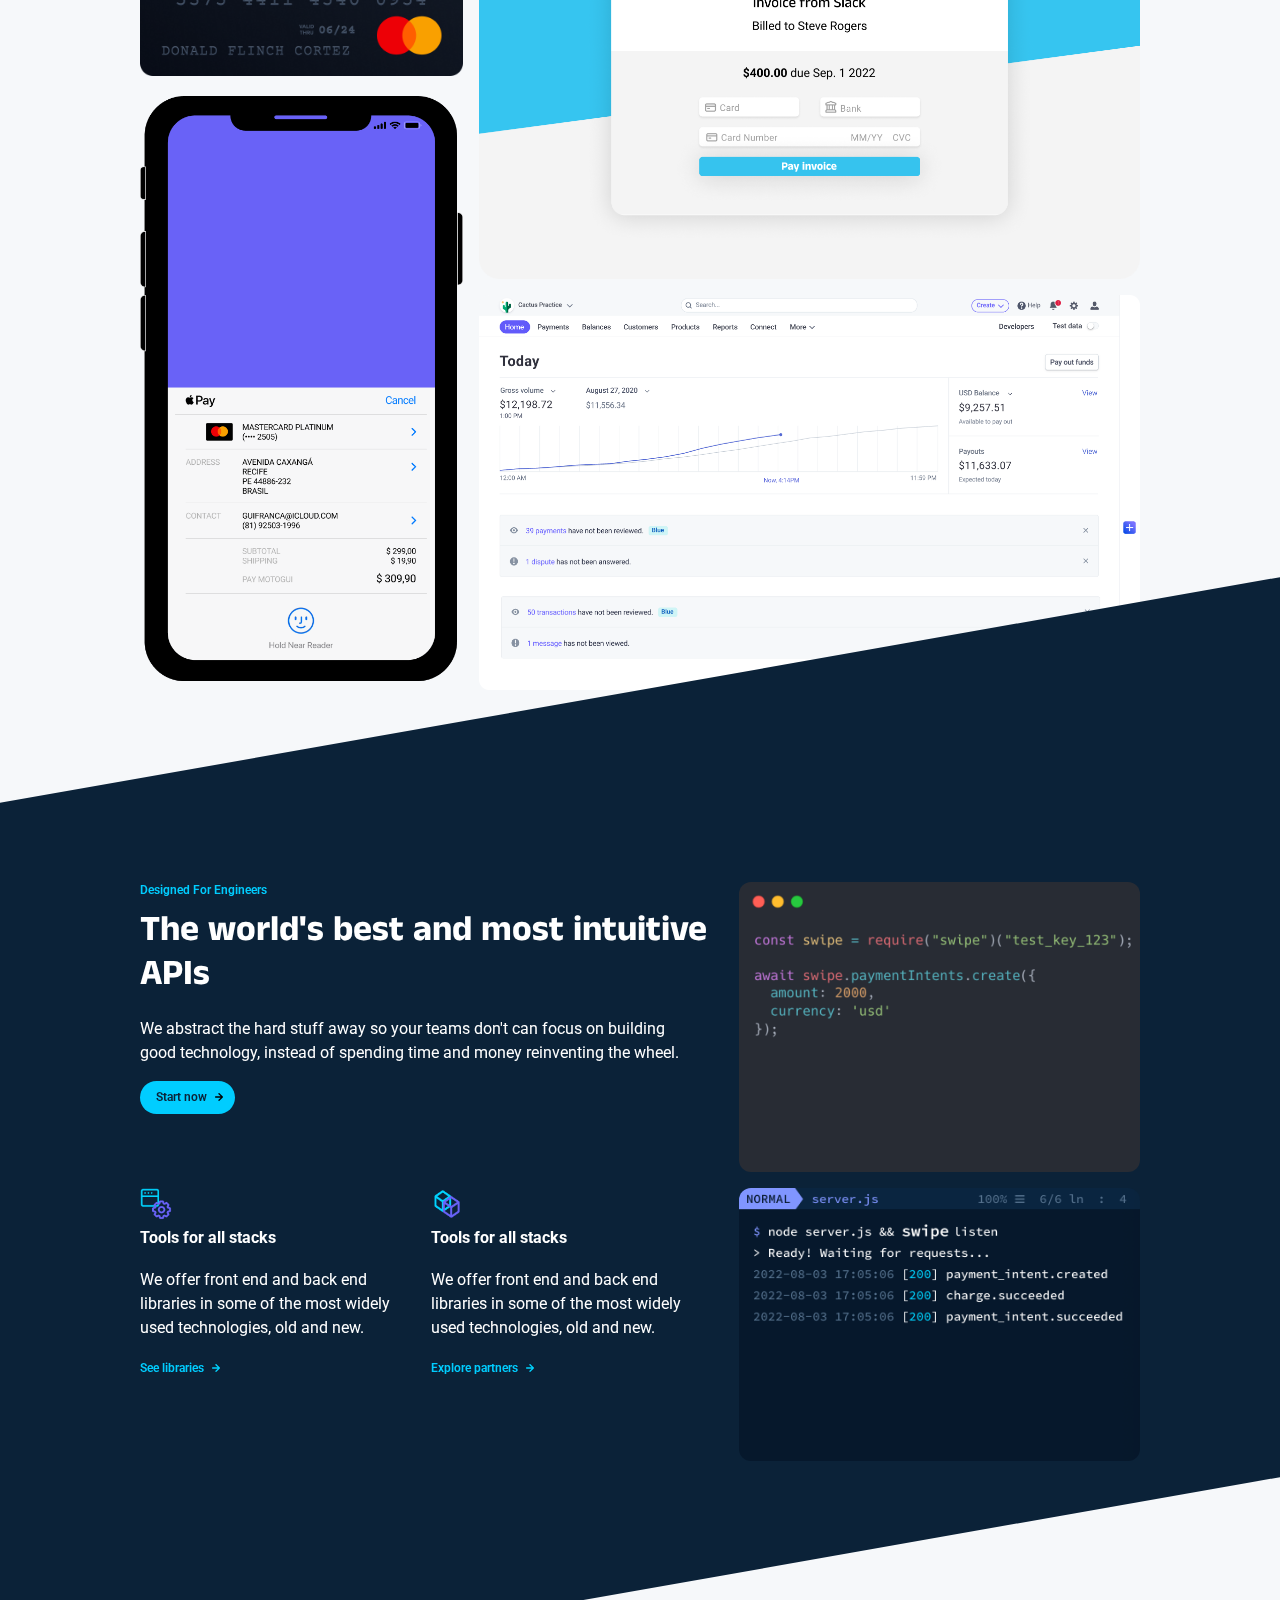
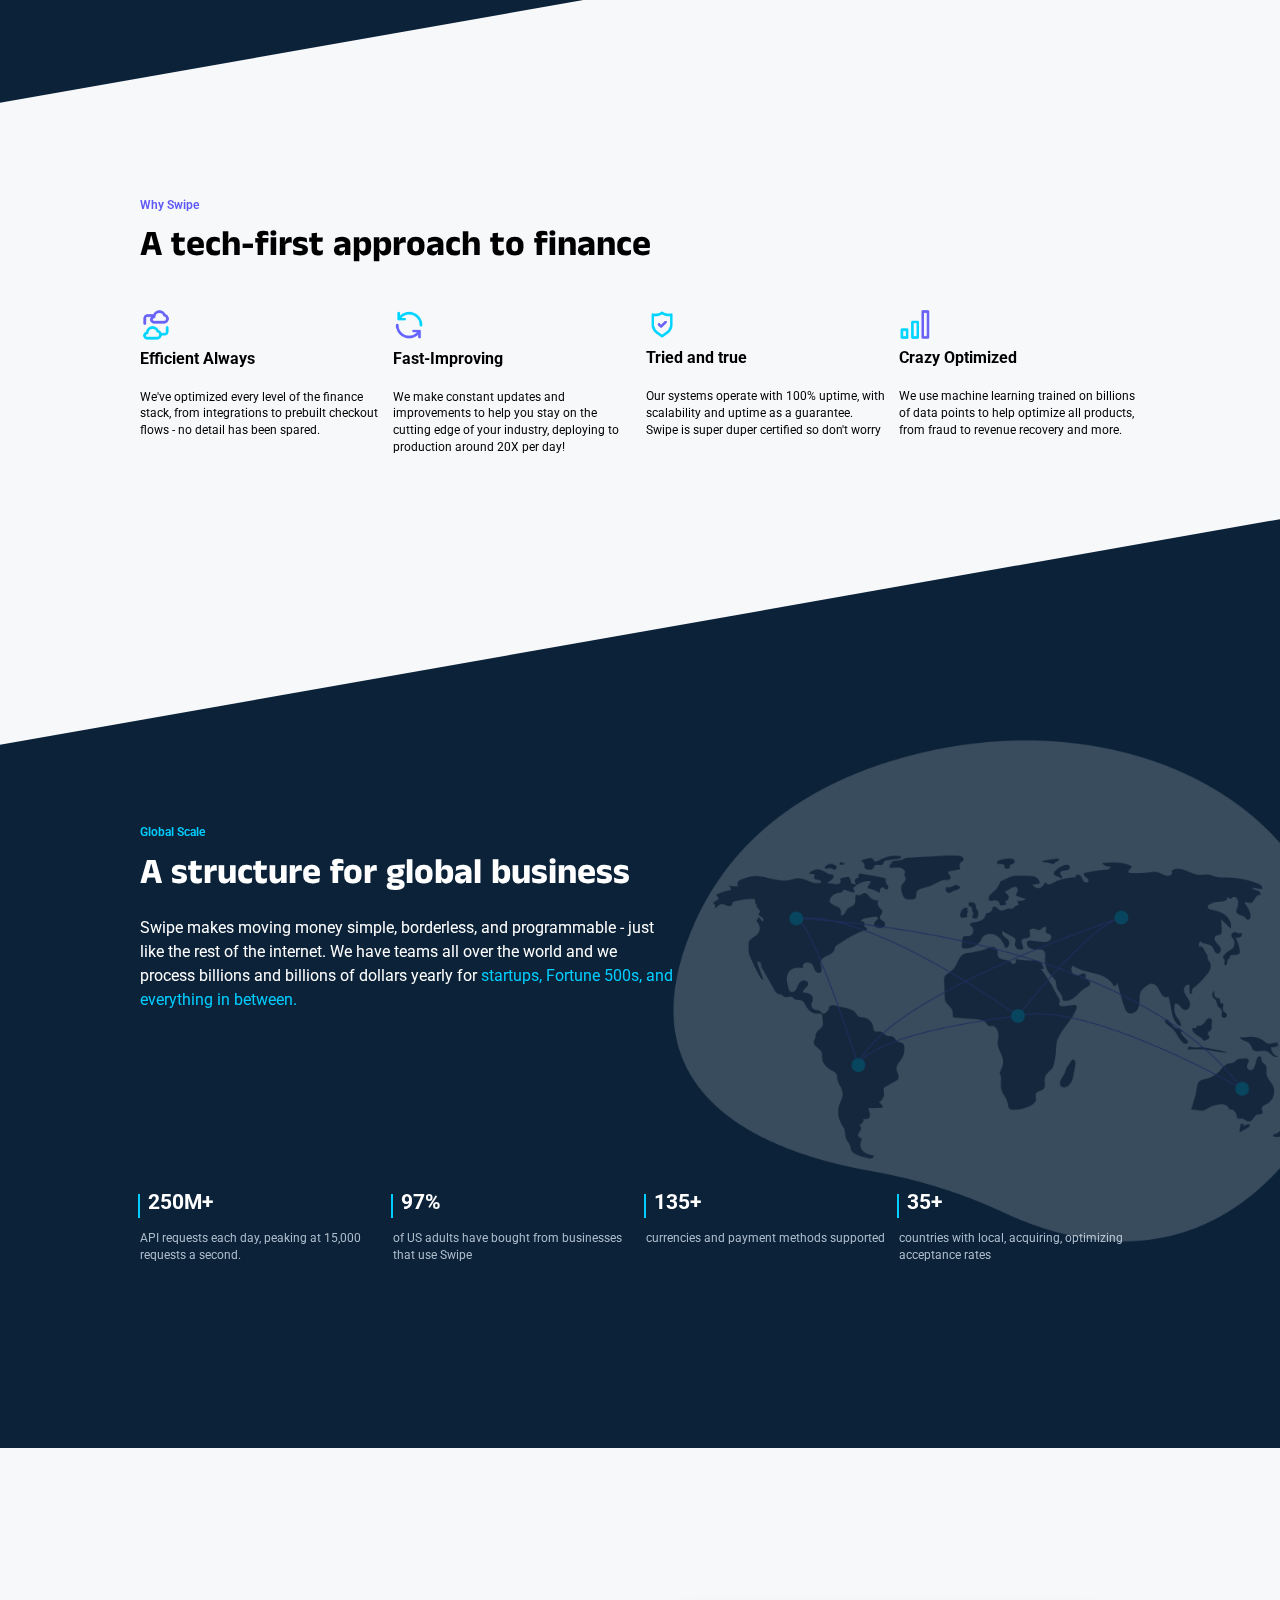
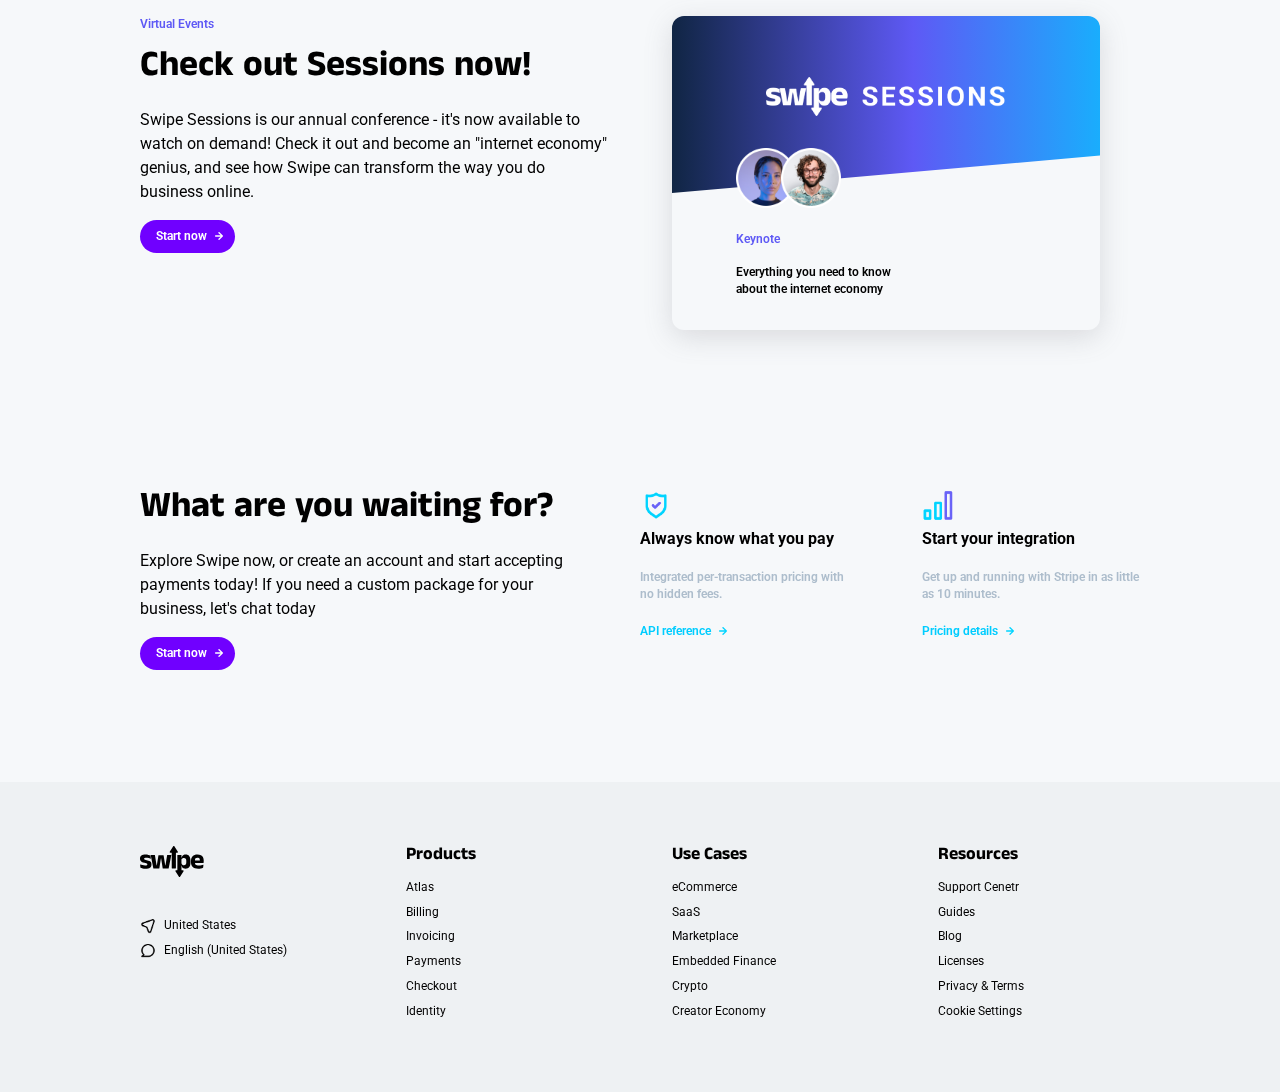
<file: projects/swip-payment-api/index.html>
<!DOCTYPE html>
<html lang="en">
  <head>
    <meta charset="UTF-8" />
    <meta name="viewport" content="width=device-width, initial-scale=1.0" />
    <link rel="stylesheet" href="styles.css" />
    <link rel="preconnect" href="https://fonts.googleapis.com" />
    <link rel="preconnect" href="https://fonts.gstatic.com" crossorigin />
    <link
      href="https://fonts.googleapis.com/css2?family=Anek+Telugu:wght@100..800&family=Roboto:ital,wght@0,100;0,300;0,400;0,500;0,700;0,900;1,100;1,300;1,400;1,500;1,700;1,900&display=swap"
      rel="stylesheet"
    />
    <title>Swipe Payment API</title>
  </head>
  <body>
    <canvas id="gradient-canvas"></canvas>
    <header>
      <nav>
        <a href=""><img src="assets/brands/logo-white.svg" alt="" /></a>
        <ul>
          <li><a href="">Products</a></li>
          <li><a href="">Solutions</a></li>
          <li><a href="">Developers</a></li>
          <li><a href="">Resources</a></li>
          <li><a href="">Pricing</a></li>
        </ul>
        <button class="btn-style-2">Sign in</button>
        <button class="btn-style-2"><img class="icon" src="assets/icons/menu-burger.png" alt=""></button>
      </nav>
      <div class="wrapper clip-hero">
        <section class="hero ">
            <div class="container">
              <h1>Payments infrastructure for the world</h1>
              <p>
                Tons of companies all over the world use Swipe's seamless platform
                to manage their businesses's entire financial transaction
                infrastructure online.
              </p>
              <div class="btn-hgroup">
                <button class="btn-style-1">
                  Start now
                  <img
                    class="right-icon"
                    src="assets/icons/arrow-right-light.svg"
                    alt=""
                  />
                </button>
                <button class="btn-style-3">
                  Contact sales
                  <img
                    class="right-icon"
                    src="assets/icons/arrow-right-purple.svg"
                    alt=""
                  />
                </button>
              </div>
            </div>
            <img class="asset" src="assets/hero-phone.png" alt="" />
          </section>
      </div>
      <section class="featured-brands">
        <img src="assets/brands/instacart.png" alt="" />
        <img src="assets/brands/salesforce.png" alt="" />
        <img src="assets/brands/amazon.png" alt="" />
        <img src="assets/brands/slack.png" alt="" />
        <img src="assets/brands/shopify.png" alt="" />
        <img src="assets/brands/google.png" alt="" />
        <img src="assets/brands/lyft.png" alt="" />
        <img src="assets/brands/zoom.png" alt="" />
      </section>
    </header>
    <main>
      <div class="wrapper">
        <section class="biz-features">
          <div class="features-desc">
            <div class="span-col-2">
              <div class="badge">Unified Platform</div>
              <h2>All the payment products you'll ever need</h2>
            </div>
            <p>
              We've got everything you'll need and more to build websites and
              apps that handle payments, payouts, and much more. Swipe's
              products power payments for all kinds of retailers, all kinds of
              businesses, software platforms & marketplaces, and everything in
              between.
            </p>
            <p>
              We also help companies tackle fraud, issue invoices, send virtual
              and physical cards, manage financing, wrangle business spend, and
              much more.
            </p>
            <button class="btn-style-4">
              Start now
              <img
                class="right-icon"
                src="assets/icons/arrow-right-light.svg"
                alt=""
              />
            </button>
          </div>
          <img id="credit-card-img" src="assets/credit-card.png" alt="" />
          <img id="slack-invoice-img" src="assets/slack-invoice.png" alt="" />
          <img id="phone-img" src="assets/phone.png" alt="" />
          <img id="dash-img" src="assets/dash.png" alt="" />
        </section>
      </div>
      <div class="wrapper clip-hero">
        <section class="api-features">
          <div class="span-col-2">
            <div class="badge">Designed For Engineers</div>
            <div class="api-desc">
              <h2>The world's best and most intuitive APIs</h2>
              <p>
                We abstract the hard stuff away so your teams don't can focus on
                building good technology, instead of spending time and money
                reinventing the wheel.
              </p>
              <button class="btn-style-5">
                Start now
                <img
                  class="right-icon"
                  src="assets/icons/arrow-right-dark.svg"
                  alt=""
                />
              </button>
            </div>
          </div>
          <img class="graphic img-hide" src="assets/api-code.png" alt="" />
          <div class="cards">
            <div class="f-card">
              <img class="icon" src="assets/icons/tools-icon.png" alt="" />
              <h3>Tools for all stacks</h3>
              <p>
                We offer front end and back end libraries in some of the most
                widely used technologies, old and new.
              </p>
              <button class="btn-style-6">
                See libraries
                <img
                  class="right-icon"
                  src="assets/icons/arrow-right-blue.svg"
                  alt=""
                />
              </button>
            </div>
            <div class="f-card">
              <img class="icon" src="assets/icons/cube-icon.png" alt="" />
              <h3>Tools for all stacks</h3>
              <p>
                We offer front end and back end libraries in some of the most
                widely used technologies, old and new.
              </p>
              <button class="btn-style-6">
                Explore partners
                <img
                  class="right-icon"
                  src="assets/icons/arrow-right-blue.svg"
                  alt=""
                />
              </button>
            </div>
          </div>
          <img class="graphic img-hide" src="assets/terminal-code.png" alt="" />
        </section>
      </div>
      <div class="wrapper">
        <section class="process">
          <div>
            <div class="badge">Why Swipe</div>
            <h2>A tech-first approach to finance</h2>
          </div>
          <div class="cards">
            <div class="f-card">
              <img class="icon" src="assets/icons/cloud-icon.png" alt="" />
              <h3>Efficient Always</h3>
              <p>
                We've optimized every level of the finance stack, from
                integrations to prebuilt checkout flows - no detail has been
                spared.
              </p>
            </div>
            <div class="f-card">
              <img class="icon" src="assets/icons/cycle-icon.png" alt="" />
              <h3>Fast-Improving</h3>
              <p>
                We make constant updates and improvements to help you stay on
                the cutting edge of your industry, deploying to production
                around 20X per day!
              </p>
            </div>
            <div class="f-card">
              <img class="icon" src="assets/icons/shield-icon.png" alt="" />
              <h3>Tried and true</h3>
              <p>
                Our systems operate with 100% uptime, with scalability and
                uptime as a guarantee. Swipe is super duper certified so don't
                worry
              </p>
            </div>
            <div class="f-card">
              <img class="icon" src="assets/icons/bars-icon.png" alt="" />
              <h3>Crazy Optimized</h3>
              <p>
                We use machine learning trained on billions of data points to
                help optimize all products, from fraud to revenue recovery and
                more.
              </p>
            </div>
          </div>
        </section>
      </div>
      <div class="wrapper clip wrap-hidden">
        <section class="globe">
          <div class="row-flex">
            <div>
              <div class="badge">Global Scale</div>
              <div class="globe-desc">
                <h2>A structure for global business</h2>
                <p>
                  Swipe makes moving money simple, borderless, and programmable
                  - just like the rest of the internet. We have teams all over
                  the world and we process billions and billions of dollars
                  yearly for
                  <span
                    >startups, Fortune 500s, and everything in between.</span
                  >
                </p>
              </div>
            </div>
            <img class="graphic" src="assets/global-graphic.png" alt="" />
          </div>
          <div class="globe-cards">
            <div class="gcard">
              <span>250M+</span>
              <p>API requests each day, peaking at 15,000 requests a second.</p>
            </div>
            <div class="gcard">
              <span>97%</span>
              <p>of US adults have bought from businesses that use Swipe</p>
            </div>
            <div class="gcard">
              <span>135+</span>
              <p>currencies and payment methods supported</p>
            </div>
            <div class="gcard">
              <span>35+</span>
              <p>
                countries with local, acquiring, optimizing acceptance rates
              </p>
            </div>
          </div>
        </section>
      </div>
      <div class="wrapper">
        <section class="virtual-events">
          <div>
            <div class="badge">Virtual Events</div>
            <div class="api-desc">
              <h2>Check out Sessions now!</h2>
              <p>
                Swipe Sessions is our annual conference - it's now available to
                watch on demand! Check it out and become an "internet economy"
                genius, and see how Swipe can transform the way you do business
                online.
              </p>
              <button class="btn-style-4">
                Start now
                <img
                  class="right-icon"
                  src="assets/icons/arrow-right-light.svg"
                  alt=""
                />
              </button>
            </div>
          </div>
          <div class="session-card">
            <img
              class="swipe-session-logo"
              src="assets/brands/swipe-sessions.png"
              alt=""
            />
            <div class="img-group">
              <img src="assets/avatars/avatar1.png" alt="" />
              <img src="assets/avatars/avatar2.png" alt="" />
            </div>
            <div class="keynote">
              <div class="badge">Keynote</div>
              <p>Everything you need to know about the internet economy</p>
            </div>
          </div>
        </section>
      </div>
      <div class="wrapper">
        <section class="wating">
          <div class="desc-contain">
            <div class="api-desc">
              <h2>What are you waiting for?</h2>
              <p>
                Explore Swipe now, or create an account and start accepting
                payments today! If you need a custom package for your business,
                let's chat today
              </p>
              <button class="btn-style-4">
                Start now
                <img
                  class="right-icon"
                  src="assets/icons/arrow-right-light.svg"
                  alt=""
                />
              </button>
            </div>
          </div>
          <div class="f-card">
            <img class="icon" src="assets/icons/shield-icon.png" alt="" />
            <h3>Always know what you pay</h3>
            <p>Integrated per-transaction pricing with no hidden fees.</p>
            <button class="btn-style-6">
              API reference
              <img
                class="right-icon"
                src="assets/icons/arrow-right-blue.svg"
                alt=""
              />
            </button>
          </div>
          <div class="f-card">
            <img class="icon" src="assets/icons/bars-icon.png" alt="" />
            <h3>Start your integration</h3>
            <p>Get up and running with Stripe in as little as 10 minutes.</p>
            <button class="btn-style-6">
              Pricing details
              <img
                class="right-icon"
                src="assets/icons/arrow-right-blue.svg"
                alt=""
              />
            </button>
          </div>
        </section>
      </div>
    </main>
    <footer>
        <div class="wrapper wrap-grey">
            <section class="nav-bottom">
                <div class="col-flex">
                    <a href=""><img class="swipe-logo" src="assets/brands/logo-dark.svg" alt=""></a>
                    <ul>
                        <li><a href=""><img class="icon" src="assets/icons/location-icon.png" alt=""> United States</a></li>
                        <li><a href=""><img class="icon" src="assets/icons/comment-icon.png" alt=""> English (United States)</a></li>
                    </ul>
                </div>
                <ul>
                    <li><h4>Products</h4></li>
                    <li><a href="">Atlas</a></li>
                    <li><a href="">Billing</a></li>
                    <li><a href="">Invoicing</a></li>
                    <li><a href="">Payments</a></li>
                    <li><a href="">Checkout</a></li>
                    <li><a href="">Identity</a></li>
                </ul>
                <ul>
                    <li><h4>Use Cases</h4></li>
                    <li><a href="">eCommerce</a></li>
                    <li><a href="">SaaS</a></li>
                    <li><a href="">Marketplace</a></li>
                    <li><a href="">Embedded Finance</a></li>
                    <li><a href="">Crypto</a></li>
                    <li><a href="">Creator Economy</a></li>
                </ul>
                <ul>
                    <li><h4>Resources</h4></li>
                    <li><a href="">Support Cenetr</a></li>
                    <li><a href="">Guides</a></li>
                    <li><a href="">Blog</a></li>
                    <li><a href="">Licenses</a></li>
                    <li><a href="">Privacy & Terms</a></li>
                    <li><a href="">Cookie Settings</a></li>
                </ul>
            </section>
        </div>
    </footer>
    <script src="script.js"></script>
  </body>
</html>
</file>
<file: styles.css>
* {
    margin: 0;
    padding: 0;
    list-style: none;
    text-decoration: none;
}

body {
    box-sizing: border-box;
    font-family: "Exo", sans-serif;
    height: 100vh;
    color: white;
    background-color: #222222;
    padding: 64px 64px;
}
.container {
    display: flex;
    flex-direction: column;
    justify-content: space-between;
    margin: 0 auto;
    width: 90%;
    height: 100%;
}

/* .me-img {
    width: 100%;
    height: 350px;
    left: 0;
    opacity: 0.25;
    overflow: hidden;
    border-radius: 10px;
    margin: 32px 0;
}

.me-img img {
    width: 100%;
    height: 160%;
    object-fit: cover;
    position: relative;
    bottom: 200px;
}

.me-img2 {
    position: absolute;
    top: -1000px;
    left: -800px;
    width: 100%;
    height: 100%;
    opacity: 0.25;
    overflow: hidden;
    border-radius: 10px;
    transform: rotate(-10deg);
    background-color: #008DDA;
}

.me-img2 img {
    width: 100%;
    height: 160%;
    object-fit: cover;
    position: relative;
    bottom: 200px;
    transform: rotate(45deg);
}
 */
main {
    display: grid;
    grid-template-columns: 2fr 1fr;
    gap: 16px;
}

main > ul {
    margin-left: 100px;
    margin-top: 0
}

.social-group {
    display: flex;
    gap: 12px;
    margin-top: 8px;
}

.social-group img {
    width: 36px;
}

.social-group a:hover {
    opacity: 0.7;
}

.contacts {
    background-color: #008DDA33;
    padding: 16px 32px;
    border-radius: 10px;
    margin: 16px 0;
}

.tech-grid {
    display: grid;
    grid-template-columns: repeat(5, 1fr);
    gap: 16px;
}

h1 {
    font-size: 120px;
    line-height: 120px;
}

h2 {
    font-size: 18px;
    line-height: 24px;
    font-weight: 400;
    margin: 6px 0;
}

h3 {
    font-size: 18px;
    line-height: 24px;
    font-weight: 400;
    margin: 6px 0;
    opacity: 1;
}

.grey {
    font-size: 48px;
    color: #474747;
    line-height: 48px;
    grid-column-end: span 2;
    font-weight: 600;
}

.blue {
    font-size: 220px;
    line-height: 0;
    color: #008DDA;
}

.about {
    display: flex;
    flex-direction: column;
}

.about p {
    display: flex;
    align-items: center;
    gap: 16px;
    font-weight: 600;
    color: #008DDA;
    font-size: 20px;
}

.contacts p {
    display: flex;
    align-items: center;
    font-weight: 600;
    color: white;
    font-size: 16px;
    margin: 16px 0;
    gap: 10px;
}

.contacts h3 span {
    opacity: 0.5;
}

#wa-btn {
    height: fit-content;
    width: fit-content;
    padding: 5px 16px;
    margin: 16px 0;
    display: flex;
    gap: 8px;
    align-items: flex-end;
    color: white;
    background-color: #25D366;
    border-radius: 5px;
    font-size: 14px;
    font-weight: 500;
}

#wa-btn:hover {
    opacity: 0.75;
}

#wa-btn img {
    align-self: center;
    width: 16px;
    height: 16px;
}

.tech-grid {
    margin-bottom: 72px;
}

.tech-group img {
    width: 28px;
}

.tech-group div {
    display: flex;
    gap: 8px;
}

ul a {
    display: block;
    display: flex;
    flex-direction: column;
    gap: 8px;
    padding-bottom: 32px;
    padding-left: 8px;
    color: white;
    border-top: 1px solid #00000000;
    border-bottom: 1px solid #00000000;
    border-radius: 3px;
}

ul a:hover {
    border-top: 1px solid #FFFFFF55;
    border-bottom: 1px solid #FFFFFF55;
    background-color: #FFFFFF11;
}

h2 {
    display: inline-block;
    width: fit-content;
    position: relative;
    padding-bottom: 16px;
    font-size: 24px;
    line-height: 24px;
    font-weight: 500;
}

ul h2, .tech h2 {
    margin-top: 48px;
}

h2::before {
    position: absolute;
    content: "";
    width: 100%;
    height: 4px;
    background-color: #008DDA;
    bottom: 8px;
    border-radius: 1px;
}

.fe-badge, .be-badge {
    font-size: 10px;
    font-weight: 600;
    padding: 2px 4px;
    color: white;
    letter-spacing: 0.25px;
    border-radius: 5px;
    width: fit-content;
}

.fe-badge {
    background-color: #793FDF;
}

.be-badge  {
    background-color: #BA704F;
}


@media only screen and (max-width: 1330px) {
    main {
        grid-template-columns: 1fr;    }

    main > ul {
        margin-left: 0;
    }

    .grey {
        grid-column-end: span 1;
    }

    li > ul {
        display: grid;
        gap: 16px;
        grid-template-columns: repeat(4, 1fr);
    }

    li > ul a {
        padding-bottom: 32px;
        padding-left: 8px;
    }
    
    .tech-grid {
        grid-template-columns: repeat(3, 1fr);
    }

    .tech-group {
        /* display: grid;
        justify-content: unset;
        align-items: unset;
        grid-template-columns: 1fr 1fr; */
        display: flex;
        gap: 16px;
    }

    .tech-group img {
        height: 100%;
        object-fit: scale-down;
    }

    .tech-grid {
        gap: 12px;
    }

    .about {
        gap: 48px;
    }
}

@media only screen and (max-width: 1070px) {
    .tech-grid {
        grid-template-columns: 1fr 1fr;
        margin-bottom: 72px;
    }

    main > ul {
        margin-left: 0;
        margin-top: 0;
    }
    h2 {
        margin-top: 48px;
    }

    .contacts h2 {
        margin-top: 6px;
    }
}

@media only screen and (max-width: 900px) {
    body {
        padding: 48px 5%;
    }
    .container {
        width: 100%;
    }
    h2 {
        margin-top: 48px;
    }
}

@media only screen and (max-width: 800px) {
    body {
        padding: 48px 5%;
    }

    h1 {
        font-size: 64px;
        line-height: 64px;
    }

    h2 {
        margin-top: 48px;
    }

    h3 {
        margin-bottom: 0;
    }
    
    .grey {
        font-size: 32px;
        line-height: 24px;
    }
    
    .blue {
        font-size: 120px;
        line-height: 0;
    }

    li > ul {
        display: grid;
        gap: 16px;
        grid-template-columns: repeat(2, 1fr);
    }

    .tech-group {
        flex-direction: column;
    }
}

@media only screen and (max-width: 460px) {
    h1 {
        font-size: 52px;
        line-height: 52px;
    }

    .about p {
        font-size: 18px;
    }

    main ul {
        grid-template-columns: 1fr;
    }

    .tech-grid {
        grid-template-columns: 1fr;
    }
}

@media only screen and (max-width: 300px) {
    h1 {
        font-size: 36px;
        line-height: 10px;
        margin-bottom: 16px;
    }
    h2 {
        font-size: 20px;
    }

    h3, h3 .name {
        font-size: 16px;
    }

    .grey {
        font-size: 24px;
    }

    .about p {
        font-size: 14px;
    }
    .contacts {
        padding: 16px;
    }

    .contacts p {
        font-size: 14px;
    }

    #wa-btn {
        justify-content: flex-start;
        align-items: flex-start;
        font-size: 10px;
    }

    #wa-btn img {
        width: 16px;
        height: 16px;
    }
}
</file>
<file: projects/3d-artist-portfolio/styles.css>
@import url('https://fonts.googleapis.com/css2?family=Poppins:ital,wght@0,100;0,200;0,300;0,400;0,500;0,600;0,700;0,800;0,900;1,100;1,200;1,300;1,400;1,500;1,600;1,700;1,800;1,900&display=swap');

* {
    margin: 0;
    padding: 0;
}

body {
    font-family: 'Poppins', sans-serif;
    margin: 3rem 6rem;
}

h1 {
    margin-right: 1.5rem;
}

.badge {
    font-size: 0.5rem;
    font-weight: bold;
    padding: 5px 8px;
    box-shadow: rgba(0, 0, 0, 0.24) 0px 3px 8px;
    border-radius: 10px;
}

.menu-txt {
    font-size: 0.75rem;
    font-weight: 600;
    display: block;
}

.white {
    color: white;
}

/* Styling the navbar */
nav {
    display: flex;
    justify-content: space-between;
    margin: 3rem 0;
}

nav .nav-list,
.nav-list ul {
    display: flex;
    align-items: center;
}

.nav-list ul {
    list-style: none;
}

.nav-list li {
    margin-left: 2rem;
    display: flex;
    align-items: center;
    justify-content: center;
}

.nav-list a {
    display: inline-block;
    color: black;
    text-decoration: none;
    padding: 0;
    margin: 0;
}

.nav-list a:hover {
    text-decoration: underline;
}

.nav-list img {
    display: block;
    width: 16px;
}

/* Styling the side bar */
aside {
    position: fixed;
    height: 100vh;
    top: 0;
    right: -160px;
    width: 20%;
    z-index: 2;
    transition: all 0.3s ease-out;
    opacity: 0;
}
aside .nav-list {
    background-color: white;
}

aside .nav-list ul {
    height: 100vh;
    flex-direction: column;
    justify-content: center;
}

aside .nav-list ul li {
    margin-left: 0;
    margin-bottom: 1.25rem;
}

.aside-animate {
    transform: translateX(-160px);
    opacity: 1;
}

@keyframes slide {
    100% {
        z-index: 2;
        
    }
}

/* Styling icons */
.menu-icon {
    display: none;
    cursor: pointer;
}

.menu-icon .line {
    background-color: black;
    height: 4px;
    width: 1.75rem;
    margin: 3px;
    border-radius: 10px;
}

.animate-1 {
    animation: bar-rotate-45 0.3s ease-in-out forwards;
}

.animate-2 {
    animation: bar-fade 0.3s ease-in-out forwards;
}

.animate-3 {
    animation: bar-rotate-45-opp 0.3s ease-in-out forwards;
}

@keyframes bar-fade {
    100% {
        transform: scaleX(0);
        opacity: 0;
    }
}

@keyframes bar-rotate-45-opp {
    100% {
        transform-origin: left center;
        transform: rotate(-45deg);
    }
}

@keyframes bar-rotate-45 {
    100% {
        transform-origin: left center;
        transform: rotate(45deg);
    }
}

/* Styling the grid */
/* It is better if you have used grid-template area with img alias names then assign them to imgs using imgs ids */
.container {
    display: grid;
    grid-template-columns: repeat(3, 1fr);
    gap: 0.5rem;
    grid-auto-flow: row dense;
}

.square-span {
    grid-column-end: span 2;
    grid-row-end: span 2;
}

.row-3-span {
    grid-row-end: span 3;
}

.row-2-span {
    grid-row-end: span 2;
}

.col-2-span {
    grid-column-end: 2 span;
}

.gallery-item {
    position: relative;
    overflow: hidden;
}

.gallery-item .overlay-txt {
    width: 100%;
    height: 100%;
    position: absolute;
    margin: auto;
    display: flex;
    justify-content: center;
    align-items: center;
    font-weight: bold;
    opacity: 0;
    transition: all 0.2s ease-out;
    text-shadow: rgba(100, 100, 111, 1) 0px 7px 29px 0px;
    cursor: pointer;
    font-size: 1.75rem;
    letter-spacing: 0.25rem;
    /* Another way to center an absolute positioned element */
    /* top: 50%;
    left: 50%;
    transform: translate(-50%, -50%); */
}

.gallery-item .overlay-txt:hover {
    background-color: rgba(255, 255, 255, 0.2);
    opacity: 1;
}

.gallery-item img {
    width: 100%;
    height: 100%;
    object-fit: cover;
}

/* Styling footer */
footer {
    margin: 3rem 0;
    text-align: center;
    font-weight: 500;
}

/* Making it responisve */
@media only screen and (max-width: 1100px) {
    body {
        margin: 3rem 1.5rem;
    }

    .container {
        display: grid;
        grid-template-columns: repeat(2, 1fr);

    }

    .resize-1000px {
        grid-row-end: span 1;
    }

    .resize-1000px-2 {
        grid-column-end: span 1;
        grid-row-end: span 2;
    }

    .resize-1000px-3 {
        grid-column-end: span 2;
    }
}

@media only screen and (max-width: 640px) {
    body {
        margin-top: 5.5rem;
    }

    .menu-icon {
        display: block;
        display: flex;
        flex-direction: column;
        justify-content: center;
        align-items: center;
    }

    .resize-640px {
        grid-column-end: span 2;
    }
    
    .gallery-item .overlay-txt {
        font-size: 1.25rem;
    }

    header .nav-list ul {
        display: none;
    }

    nav {
        box-sizing: border-box;
        width: 100%;
        padding: 1.5rem;
        position: fixed;
        top: -3rem;
        left: 0;
        z-index: 3;
        background-color: white;
    }
}
</file>
<file: projects/blog-post/styles.css>
@import url('https://fonts.googleapis.com/css2?family=Bitter:ital,wght@0,100..900;1,100..900&family=Mukta:wght@200;300;400;500;600;700;800&display=swap');

html {
    font-size: 16px;
}

body {
    font-family: mukta, sans-serif;
    margin: 0;
}

h1, h2, h3, h4, h5, h6 {
    font-family: bitter, serif;
}

h1 {
    font-size: 3rem;
    font-weight: 400;
}

h2 {
    font-size: 2.5rem;
}

h3 {
    font-size: 2rem;
}

h4 {
    font-size: 1.5rem;
}

h5 {
    font-size: 1.25rem;
}

h6 {
    font-size: 1rem;
}

header {
    box-sizing: border-box;
    background-color: #7A34E1;
    height: 100vh;
    width: 0.1%;
    display: table-cell;
    vertical-align: middle;
}

.hero {
    text-align: center;
    color: white;
    
}

.hero hr {
    margin: 48px 0;
}

.hero p {
    padding: 0 42px;
}

main, .hero {
    width: 90%;
    max-width: 900px;
    margin: 0 auto;
}

small {
    text-align: center;
    display: block;
    font-weight: 800;
    margin: 48px 0;
}

main p.uppercase {
    font-weight: 700;
    margin: 48px 0;
}

blockquote {
    border-left: 2px solid red;
    padding-left: 20px;
    font-style: italic;
    margin-top: 32px;
}

blockquote p, cite {
    margin: 0;
}

cite {
    display: block;
    font-weight: 700;
    margin-left: 20px;
}

hr {
    margin: 72px 0;
}

ul {
    list-style: none;
    margin: 0;
    padding: 0;
}

.red {
    color: red;
}

.uppercase {
    text-transform: uppercase;
}

.capitalize {
    text-transform: capitalize;
}

footer {
    background-color: #7A34E1;
    padding: 24px;
    margin-top: 72px;
}

footer ul {
    width: fit-content;
    list-style: none;
    padding: 0;
    margin: 0 auto;
}

footer ul li {
    display: inline-block;
    margin: 10px;
}

footer a {
    color: white;
    text-decoration: none;
    font-weight: 300;
}

footer a:hover {
    text-decoration: underline;
}

@media only screen and (max-width: 600px) {
    footer ul {
        display: flex;
        flex-wrap: wrap;
        justify-content: center;
    }
}
</file>
<file: projects/cost-estimator/styles.css>
@import url('https://fonts.googleapis.com/css2?family=Open+Sans:ital,wght@0,300..800;1,300..800&display=swap');

* {
    margin: 0;
    padding: 0;
}

body {
    font-family: 'Open Sans';
    background-color: #E3D9FB;
    color: #533699;
}

h1 {
    font-size: 1.75rem;
    text-align: center;
    margin: 3rem 0;
}

p {
    color: black;
    margin: 2rem 0;
}

.short-txt {
    text-transform: uppercase;
    font-weight: bold;
    font-size: 0.75rem;
}

.num {
    font-size: 3.5rem;
    font-weight: bold;
}

/*Styling the main container layout*/
header {
    margin: 0 auto;
}

main {
    position: relative;
    background-color: white;
    padding: 2rem 4rem;
    max-width: 900px;
    width: 80%;
    margin: 3rem auto;
    border-radius: 20px;
    overflow: hidden;
}

/*Styling the top navbar*/
nav {
    margin-bottom: 2rem;
    width: 100%;
}

.nav-items {
    display: flex;
    justify-content: space-around;
    width: 100%;
}

.nav-item {
    display: flex;
    flex-direction: column;
    align-items: center;
}

.nav-item span {
    color: #E3D9FB;
    padding-bottom: 2rem;
}

.nav-item.active span {
    color: #533699;
}

.nav-item hr {
    border: 2px solid #DBDBDB;
    border-radius: 10px;
    width: 100px;
    z-index: 1;
}

.nav-item.active hr {
    border-color: #533699;
}

.nav-item:hover span {
    color: #533699;
    cursor: pointer;
}

nav>hr {
    position: absolute;
    width: 100%;
    border: 2px solid #DBDBDB;
    border-radius: 10px;
    margin-top: -4px;
    /* margin-left: -4rem; */
    z-index: 0;
    left: 0px;
}

/*Styling toggle button*/
.toggle {
    display: flex;
    justify-content: center;
    align-items: center;
    margin: 2rem;
}

.toggle img {
    width: 28px;
    margin: 0 16px;
}

.toggle-group {
    display: flex;
    background-color: #533699;
    color: white;
    border-radius: 50px;
    padding: 3px;
}

.toggle-option {
    display: flex;
    padding: 0.25rem 1rem;
    border-radius: 50px;
    cursor: pointer;
    justify-content: center;
    align-items: center;
}

.toggle-option.active {
    color: #533699;
    background-color: white;
}

/*Styling the num-card*/
.num-card {
    display: flex;
    background-color: #F7F6FF;
    margin: 2rem auto;
    padding: 2rem;
    flex-direction: column;
    align-items: center;
    width: 40%;
    border-radius: 20px;
}

/*Styling the slider*/
.gauge {
    position: relative;
    width: 100%;
    height: 1rem;
    background-color: #F7F7F7;
    border: 2px solid #DBDBDB;
    border-radius: 20px;
    margin: 1rem 0;
}

.completness {
    position: absolute;
    width: 30%;
    height: calc(100% + 4px);
    background-image: linear-gradient(90deg, #533699, #7558bb);
    border-radius: 20px;
    top: -2px;
    left: -2px;

}

.end-point {
    position: absolute;
    width: 26px;
    height: 26px;
    background-image: linear-gradient(90deg, #533699, #7558bb);
    border-radius: 50%;
    border: 2px solid white;
    top: -4px;
    right: -1px;
    cursor: pointer;
}

.end-point:hover {
    transform: scale(1.1);
}

.indicators {
    display: flex;
    justify-content: space-between;
}

/*Styling pricing card*/
.pricing {
    display: flex;
    justify-content: space-between;
}

.pricing-card {
    position: relative;
    box-sizing: border-box;
    width: 48%;
    background-color: #F7F6FF;
    border-radius: 20px;
    padding: 2rem;
    margin: 2rem 0;
    display: flex;
    flex-direction: column;
    align-items: center;
    box-shadow: rgba(0, 0, 0, 0.1) 0px 4px 12px;
    transition: transform 0.2s ease-out;
}

.pricing-card:hover {
    transform: translateY(-5px);
}

.pricing-card hr {
    width: 5rem;
    border: 1px solid #DBDBDB;
    border-radius: 10px;
    margin: 1rem 0;
}

.pricing-card p {
    margin: 1rem 0;
    color: #533699;
    font-weight: bold;
    text-align: center;
}

.pricing-card button {
    border: none;
    background-color: #533699;
    color: white;
    padding: 0.75rem 1rem;
    border-radius: 10px;
    margin-top: 1rem;
    cursor: pointer;
}

.pricing-card button:hover {
    background-color: #6447aa;
}

.offer {
    display: flex;
    position: absolute;
    background-image: linear-gradient(90deg, #533699, #7558bb);
    width: 100%;
    color: white;
    border-radius: 20px 20px 0 0;
    justify-content: center;
    padding: 2px 0;
    top: -4px;
}

@media only screen and (max-width: 1000px) {
    main {
        width: unset;
        margin: 2rem 3%;
    }
}

@media only screen and (max-width: 700px) {
    .num-card {
        width: unset;
    }

    .pricing {
        flex-direction: column;
    }

    .pricing-card {
        width: unset;
        margin: 1rem 0;
    }

    .pricing-card:first-of-type {
        margin-top: 2rem;
    }
}

@media only screen and (max-width: 600px) {
    main {
        padding: 1.5rem 1rem;
    }

    .nav-item span {
        padding-bottom: 1.5rem;
    }

    .tight {
        margin-left: 1rem;
        margin-right: 1rem;
    }
}
</file>
<file: projects/hazel-cv/styles.css>
@import url('https://fonts.googleapis.com/css2?family=Forum&display=swap');

* {
    margin: 0;
    padding: 0;
    scroll-behavior: smooth;
}

body {
    font-family: forum, serif;
}

h1 {
    font-size: 4rem;
}

h2 {
    font-size: 2rem;
    font-weight: normal;
}

h3 {
    margin-bottom: 1rem;
}

p {
    margin-bottom: 0.25rem;
    line-height: 1.25;
}

header {
    box-sizing: border-box;
    width: 100%;
    background-color: #EB8475;
    padding: 0 3rem;
    color: white;
}

.container {
    width: 90%;
    max-width: 1000px;
    margin: 0 auto;
}

ul {
    text-decoration: none;
}

nav {
    display: flex;
    justify-content: space-between;
    align-items: center;
    margin-bottom: 4rem;
    padding-top: 3rem;
}

nav ul {
    list-style: none;
}

nav li {
    display: inline;
    padding-right: 1rem;
}

nav a {
    color: white;
    text-decoration: none;
}

nav #logo {
    font-size: 1.5rem;
}

nav .button {
    box-sizing: border-box;
    display: block;
    font-size: 0.75rem;
    color: #EB8475;
    border: none;
    padding: 0.6rem 1rem;
    background-color: white;
}

section {
    padding: 4rem 0;
}

section:first-of-type {
    padding-bottom: 0;
}

section .col-1 {
    float: left;
    width: 50%;
}

section .col-2 {
    margin-left: 50%;
}

section ul {
    list-style: none;
}

section li {
    margin-bottom: 1.75rem;
}

.date {
    color: darkgray;
}

#events {
    background-color: #FBECE0;
}

footer {
    color: white;
    background-color: black;
    padding: 2rem;
}

footer img {
    width: 24px;
    margin: 0 0.4rem;
}

.foot, .social {
    width: fit-content;
    margin: 0.25rem auto;
}

@media only screen and (max-width: 900px) {
    h1 {
        font-size: 3rem;
    }

    h2 {
        font-size: 1.5rem;
    }

    nav {
        padding: 3rem 2rem 0 2rem;
    }

    header {
        padding: 0;
    }

    section .col-1{
        width: 30%;
    }

    section .col-2 {
        margin-left: 30%;
    }
    
    .special-layout {
        display: flex;
        gap: 10%;
    }

    .special-layout section .col-1{
        width: unset;
    }

    .special-layout .col-2 {
        margin-left: 0;
    }
}

@media only screen and (max-width: 640px) {
    h1 {
        font-size: 2.5rem;
    }

    h2 {
        padding-bottom: 1.5rem;
    }

    nav ul {
        display: none;
    }
    .container {
        display: flex;
        flex-direction: column;
    }

    section .col-1{
        display: inline-block;
        width: unset;
    }

    section .col-2 {
        margin-left: 0;
    }

    .special-layout {
        display: flex;
        justify-content: flex-start;
        gap: 30%;
    }

    .special-layout section .col-1{
        width: 50%;
    }

}
</file>
<file: projects/survey-form/styles.css>
html {
  margin: 0;
  padding: 0;
}

body {
  margin: 0;
  padding: 0;
  color: white;
  background-image: url(https://www.fnu.edu/wp-content/uploads/2014/09/Study_in_group_in_the_HHS_library.jpg);
  background-position: center;
  background-repeat: no-repeat;
  background-size: cover;
  font-family: Inter, sans-serif;
}

.container {
  margin: 0;
  padding: 48px 0;
  width: 100%;
  height: inherit;
  background-color: #2c003fdd;
}

h1,
p {
  text-align: center;
}

h1 {
  margin: 0;
  margin-bottom: 16px;
  font-size: 36px;
  font-weight: 500;
}

p {
  margin: 0;
  font-weight: 200;
}

form {
  width: 600px;
  margin: 48px auto 36px auto;
  background-color: #1e002acc;
  padding: 48px 36px;
  border-radius: 10px;
}

form label:first-of-type {
  margin-top: 0;
}

label {
  display: block;
  margin: 24px 0;
  font-size: 18px;
}

input,
select,
textarea,
button {
  width: 100%;
  max-width: 600px;
  min-height: 32px;
  margin-top: 8px;
  padding: 8px 8px;
  border-radius: 4px;
  border: 0;
  font-family: Inter, sans-serif;
  font-size: 14px;
  box-sizing: border-box;
}

fieldset {
  border: 0;
  padding: 0;
  margin: 0;
}

fieldset input {
  min-height: unset;
  width: 15px;
  height: 15px;
  vertical-align: text-line;
}

fieldset label {
  margin: 4px 0;
}

legend {
  font-size: 18px;
  margin-bottom: 8px;
}

button {
  padding: 12px;
  background-color: rgb(0, 170, 0);
  color: white;
}
</file>
<file: projects/swip-payment-api/styles.css>
:root {
    --common-color-white: #FFFFFF;
    --common-color-white-o1: rgba(255, 255, 255, 0.3);
    --common-color-black: #000;
    --common-color-grey: #adbdcc;
    --common-color-grey-2: #F6F8FA;
    --common-color-grey-3: #d4d6d833;
    --brand-color-light-purple: #5E59F5;
    --brand-color-purple: #7000FF;
    --brand-color-dark-blue: #0B2238;
    --brand-color-light-blue: #00CDFF;

    --gradient-purple-blue: linear-gradient(90deg, var(--brand-color-dark-blue), var(--brand-color-light-purple), var(--brand-color-light-blue));


    --topnav-font-color: var(--common-color-white);

    --display-font: "Anek Telugu", sans-serif;
    --content-font: "Roboto", sans-serif;
    --topnav-font-family: var(--content-font);
    --buttons-font-family: var(--content-font);

    --root-font-size: 16px;
    --h1-font-size: calc(var(--root-font-size) * 4);
    --h2-font-size: calc(var(--root-font-size) * 2.25);
    --h3-font-size: calc(var(--root-font-size) * 1.3);
    --h4-font-size: calc(var(--root-font-size) * 1.1);
    --p-font-size: calc(var(--root-font-size) * 1);
    --short-font-size: calc(var(--root-font-size) * 0.75);

    --display-line-height-factor: 1.2;
    --content-line-height-factor: 1.5;
    --short-line-height-factor: 1.4;
    --root-display-line-height: calc(var(--root-font-size) * var(--display-line-height-factor));
    --root-content-line-height: calc(var(--root-font-size) * var(--content-line-height-factor));
    --h1-line-height: calc(var(--h1-font-size) * var(--display-line-height-factor));
    --h2-line-height: calc(var(--h2-font-size) * var(--display-line-height-factor));
    --h3-line-height: calc(var(--h3-font-size) * var(--display-line-height-factor));
    --h4-line-height: calc(var(--h4-font-size) * var(--display-line-height-factor));
    --p-line-height: calc(var(--p-font-size) * var(--content-line-height-factor));
    --short-line-height: calc(var(--short-font-size) * var(--short-line-height-factor));

    --root-spacing: 16px;
    --spacing-s3: calc(var(--root-spacing) * 0.25);
    --spacing-s2: calc(var(--root-spacing) * 0.5);
    --spacing-s1: calc(var(--root-spacing) * 0.75);
    --spacing-x1: calc(var(--root-spacing) * 1);
    --spacing-x2: calc(var(--root-spacing) * 2);
    --spacing-x3: calc(var(--root-spacing) * 4);
    --spacing-x4: calc(var(--root-spacing) * 6);

    --root-border-radius: 12px;
    --border-radius-s2: calc(var(--root-border-radius) * clac(1 / 3));
    --border-radius-s1: calc(var(--root-border-radius) * 0.5);
    --border-radius-x1: calc(var(--root-border-radius) * 1);
    --border-radius-x2: calc(var(--root-border-radius) * 2);
    --border-radius-x3: calc(var(--root-border-radius) * 3);

    --display-area-width: 1000px;
    --topnav-logo-width: 64px;

    --icon-width-s2: calc(var(--icon-width-x1) * 0.5);
    --icon-width-s1: calc(var(--icon-width-x1) * 0.75);
    --icon-width-x1: 16px;
    --icon-width-x2: calc(var(--icon-width-x1) * 2);
    --icon-width-x3: calc(var(--icon-width-x1) * 3);

    --drop-shadow: rgba(100, 100, 111, 0.2) 0px 7px 29px 0px;
}

* {
    margin: 0;
    padding: 0;
    list-style: none;
    text-decoration: none;
    font-family: var(--content-font);
    font-size: var(--root-font-size);
    line-height: var(--root-content-line-height);

}

body {
    background-color: var(--common-color-grey-2);
}

h1 {
    font-family: var(--display-font);
    font-size: var(--h1-font-size);
    line-height: var(--h1-line-height);
}

h2 {
    font-family: var(--display-font);
    font-size: var(--h2-font-size);
    line-height: var(--h2-line-height);
}

h4 {
    font-family: var(--display-font);
    font-size: var(--h4-font-size);
    line-height: var(--h4-line-height);
    margin-bottom: var(--spacing-s1);
}

p {
    line-height: var(--p-line-height);
}

.icon {
    width: var(--icon-width-x1);
}


/* body::before {
    position: absolute;
    content: "";
    width: 100%;
    height: 50px;
    background-color: darkblue;
    z-index: -1;
} */

.wrapper {
    position: relative;
    width: 100;
    height: fit-content;
    /*     transform: translateY(calc(var(--spacing-x4) * -4.75)) translateX(calc(var(--spacing-x4) * -4)) rotate(-10deg);
 */
}

.wrap-grey {
    background-color: var(--common-color-grey-3);
}

.wrap-dark-blue {
    background-color: var(--brand-color-dark-blue);
}

.wrap-hidden {
    overflow: hidden;
}

nav,
nav ul,
nav li,
nav a,
button,
.btn-hgroup,
.hero .container,
.col-flex,
.row-flex,
.cards,
.api-desc,
.f-card,
.globe,
.globe-desc,
.gcard,
.process,
.session-card {
    display: flex;
}

.hero,
.featured-brands,
.biz-features,
.features-desc,
.api-features,
.globe-cards,
.process .cards,
.virtual-events,
.wating,
.nav-bottom {
    display: grid;
}

button {
    width: fit-content;
    align-items: center;
    border: none;
    border-radius: var(--border-radius-x2);
    padding: var(--spacing-s2) var(--spacing-x1);
    font-size: var(--short-font-size);
    line-height: var(--short-line-height);
    font-weight: 600;
    cursor: pointer;
}

button .right-icon {
    width: var(--icon-width-x1);
    margin-right: calc(var(--spacing-s2) * -1);
    margin-left: var(--spacing-s3);
}

.badge {
    margin-bottom: var(--spacing-x1);
    font-size: var(--short-font-size);
    line-height: var(--short-line-height);
    font-weight: 600;
    color: var(--brand-color-light-purple);
}

nav,
.hero,
.featured-brands,
.biz-features,
.api-features,
.globe,
.globe-cards,
.process,
.virtual-events,
.wating,
.nav-bottom {
    width: var(--display-area-width);
}

.col-flex {
    flex-direction: column;
    gap: var(--spacing-x1);
}

.row-flex {
    gap: var(--spacing-x1);
}

/* Styling components */
.btn-style-1 {
    color: var(--common-color-white);
    background-color: var(--common-color-black);
}

.btn-style-2 {
    color: var(--common-color-white);
    background-color: var(--common-color-white-o1);
}

.btn-style-3 {
    color: var(--brand-color-purple);
    background-color: rgba(0, 0, 0, 0);
}

.btn-style-4 {
    color: var(--common-color-white);
    background-color: var(--brand-color-purple);
}

.btn-style-5 {
    color: var(--brand-color-dark-blue);
    background-color: var(--brand-color-light-blue);
}

.btn-style-6 {
    color: var(--brand-color-light-blue);
    background-color: rgba(0, 0, 0, 0);
}

/* Styling top gradient */
#gradient-canvas {
    position: absolute;
    width: 100%;
    height: 800px;
    z-index: -1;
    top: calc(var(--spacing-x4) * -4.5);
    transform: skewY(-10deg);
    --gradient-color-1: #ef008f;
    --gradient-color-2: #6ec3f4;
    --gradient-color-3: #7038ff;
    --gradient-color-4: #ffba27;
}

/* Styling top nav */
nav {
    justify-content: space-between;
    align-items: center;
    margin: var(--spacing-x2) auto;
}

nav img {
    display: block;
    width: var(--topnav-logo-width);
}

nav a {
    font-family: var(--topnav-font-family);
    margin: 0 var(--spacing-x1);
    font-size: var(--short-font-size);
    font-weight: 500;
    color: var(--topnav-font-color);
}

nav a:hover {
    text-decoration: underline;
}

nav button:nth-last-of-type(1) {
    display: none;
}

/* Styling hero section */
.hero {
    grid-template-columns: 0.75fr 1fr;
    margin: var(--spacing-x3) auto;
}

.hero .container {
    flex-direction: column;
    padding: var(--spacing-x4) 0;
    gap: var(--spacing-x2);
}

.hero img.asset {
    width: 60%;
    height: 100%;
    margin-left: auto;
    margin-right: calc(var(--spacing-x2) * -1);
}

/* Styling brands section */
.featured-brands {
    grid-template-columns: repeat(4, 1fr);
    margin: var(--spacing-x2) auto;
}

.featured-brands img {
    width: 100%;
}

/* Styling biz features srction */
.biz-features {
    grid-template-columns: repeat(3, 1fr);
    grid-template-areas:
        "a a a"
        "b c c"
        "d c c"
        "d e e"
        "d e e";
    gap: var(--spacing-x1);
    margin: 0 auto;
    padding: var(--spacing-x4) 0;
}

.biz-features h2 {
    width: 50%;
}

.biz-features>img {
    width: 100%;
    height: 100%;
    object-fit: scale-down;
}

.features-desc {
    grid-area: a;
    grid-template-columns: 1fr 1fr;
    margin-bottom: var(--spacing-x3);
    gap: var(--spacing-x2);
}

.span-col-2 {
    grid-column-end: span 2;
}

#credit-card-img {
    grid-area: b;
}

#slack-invoice-img {
    grid-area: c;
}

#phone-img {
    grid-area: d;
}

#dash-img {
    grid-area: e;
}

/* Styling api features section */
.api-features {
    grid-template-columns: 1fr 1fr 1fr 1fr 3fr;
    grid-template-areas:
        "a a b"
        "c c e";
    margin: 0 auto;
    padding: var(--spacing-x4) 0;
    gap: var(--spacing-x1);
    /*     transform: translateY(calc(var(--spacing-x4) * 4.75)) translateX(calc(var(--spacing-x4) * 4)) rotate(10deg);
 */
}

.api-features::before {
    content: "";
    position: absolute;
    background-color: var(--brand-color-dark-blue);
    width: 100%;
    height: 900px;
    left: 0;
    z-index: 2;
    transform: skewY(-10deg) translateY(calc(var(--spacing-x4) * -2));
    /*     transform: translateY(calc(var(--spacing-x4) * -4.75)) translateX(calc(var(--spacing-x4) * -4)) rotate(-10deg);
 */
}

.api-features p,
.api-features h2,
.api-features h3 {
    color: var(--common-color-white);
}

.api-features p {
    padding-right: var(--spacing-x2);
}

.api-features .graphic {
    width: 100%;
    height: 100%;
    object-fit: scale-down;
    border-radius: var(--border-radius-x1);
    z-index: 3;
}

.api-features .badge {
    color: var(--brand-color-light-blue)
}

.f-card {
    flex-direction: column;
    gap: var(--border-radius-x1);
    z-index: 3;
}

.f-card h3 {
    margin-bottom: var(--border-radius-s1);
    margin-top: calc(var(--border-radius-s1) * -1);
}

.f-card .icon {
    width: var(--icon-width-x2);
}

.api-features div {
    grid-column-end: span 4;
    z-index: 3;
}

.api-desc {
    flex-direction: column;
    gap: var(--spacing-x1);
    margin-bottom: var(--spacing-x1);
}

.cards button {
    padding-left: 0;
}

/* Styling globe section */
.globe {
    flex-direction: column;
    margin: 0 auto;
    padding: calc(var(--spacing-x4) * 1.25) 0;
    margin-top: calc(var(--spacing-x4)*3);
    /*     transform: translateY(calc(var(--spacing-x4) * 4.75)) translateX(calc(var(--spacing-x4) * 4)) rotate(10deg);
 */
}

.globe::before {
    content: "";
    position: absolute;
    background-color: var(--brand-color-dark-blue);
    width: 100%;
    height: 1000px;
    left: 0;
    z-index: -1;
    transform: skewY(-10deg) translateY(calc(var(--spacing-x4) * -2));
    /*     transform: translateY(calc(var(--spacing-x4) * -4.75)) translateX(calc(var(--spacing-x4) * -4)) rotate(-10deg);
 */
}

.clip {
    clip-path: polygon(0 -100%, 100% -100%, 100% 128%, 0% 128%);
}

.globe p,
.globe h2,
.globe h3,
.gcard span {
    color: var(--common-color-white);
}

.globe-desc span,
.globe .badge {
    color: var(--brand-color-light-blue);
}

.globe .graphic {
    width: 45%;
    transform: translateX(var(--spacing-x4)) scale(1.5);
    z-index: 1;
    opacity: 20%;
}

.globe-desc {
    flex-direction: column;
    gap: var(--spacing-x1);
}

.globe-cards {
    padding-top: var(--spacing-x4);
    grid-template-columns: repeat(4, 1fr);
    gap: var(--spacing-s1);
    position: relative;
    bottom: var(--spacing-x3);
}

.gcard {
    flex-direction: column;
    gap: var(--spacing-x1);
}

.gcard span {
    box-sizing: border-box;
    display: block;
    position: relative;
    padding-left: var(--spacing-s2);
    font-weight: 700;
    font-size: var(--h3-font-size);
}

.gcard span::before {
    position: absolute;
    content: "";
    width: 2px;
    height: calc(var(--spacing-x1) * 1.5);
    background-color: var(--brand-color-light-blue);
    top: 4px;
    left: calc(var(--spacing-s3) * -0.5)
}

.gcard p {
    font-size: var(--short-font-size);
    line-height: var(--short-line-height);
    color: var(--common-color-grey);
}

/* Styling process section */
.process {
    margin: 0 auto;
    margin-top: calc(var(--spacing-x4)*2.5);
    margin-bottom: calc(var(--spacing-x1)*-2.5);
    flex-direction: column;
    gap: var(--border-radius-x3);
}

.process .cards {
    grid-template-columns: repeat(4, 1fr);
    gap: var(--border-radius-x1);
}

.process p {
    font-size: var(--short-font-size);
    line-height: var(--short-line-height);
    font-weight: 400;
}

.process .icon {
    width: var(--icon-width-x2);
}

/* Styling virtual events section */
.virtual-events {
    grid-template-columns: 1fr 1fr;
    margin: 0 auto;
    padding: calc(var(--spacing-x4) * 1.25) 0;
    padding-bottom: calc(var(--spacing-x3) * 1);
    margin-top: calc(var(--spacing-x2) * 1.5);
    gap: var(--spacing-x3);
}

.session-card {
    position: relative;
    flex-direction: column;
    justify-content: flex-end;
    width: 300px;
    height: 250px;
    box-shadow: var(--drop-shadow);
    border-radius: var(--border-radius-x1);
    padding: var(--spacing-x2) var(--spacing-x3);
    gap: var(--spacing-x1);
    overflow: hidden;
}

.session-card::before {
    content: "";
    width: 120%;
    height: 60%;
    background-image: var(--gradient-purple-blue);
    position: absolute;
    z-index: -1;
    top: calc(var(--spacing-x2) * -1);
    left: calc(var(--spacing-x1) * -1);
    transform: skewY(-5deg);
}

.session-card .img-group img {
    width: 20%;
}

.session-card .img-group img:nth-child(2) {
    position: relative;
    right: calc(var(--spacing-x1) * 1.2);
}

.session-card .keynote {
    width: 60%;
}

.session-card p {
    font-size: var(--short-font-size);
    line-height: var(--short-line-height);
    font-weight: 600;
}

.swipe-session-logo {
    position: relative;
    width: 80%;
    margin: 0 auto;
    bottom: var(--spacing-x1);
}

/* Styling waiting section */
.wating {
    grid-template-columns: 2fr 1fr 1fr;
    margin: 0 auto;
    padding: calc(var(--spacing-x4)) 0;
    gap: var(--spacing-x3);
}

.wating .f-card button {
    margin-left: calc(var(--spacing-x1) * -1);
}

.wating .f-card p {
    font-size: var(--short-font-size);
    line-height: var(--short-line-height);
    font-weight: 600;
    color: var(--common-color-grey);
}

/* Styling footer section */
.nav-bottom {
    grid-template-columns: repeat(4, 1fr);
    margin: 0 auto;
    padding: calc(var(--spacing-x3)) 0;
    gap: var(--spacing-x3);
}

.nav-bottom .swipe-logo {
    width: var(--topnav-logo-width);
    margin-bottom: var(--spacing-x1);
}

.nav-bottom .icon {
    width: var(--icon-width-x1);
}

.nav-bottom a {
    display: flex;
    gap: var(--spacing-s2);
    font-size: var(--short-font-size);
    line-height: var(--short-line-height);
    color: black;
    margin-bottom: var(--spacing-s2);
}

.nav-bottom a:hover {
    text-decoration: underline;
}

/* Making it responsive */

@media only screen and (max-width: 1100px) {
    :root {
        --display-area-width: 90%;
    }
    .hero img.asset {
        width: 360px;
    }

    .virtual-events, .wating {
        padding: calc(var(--spacing-x3)) 0;
    }
    .features-desc {
        grid-template-columns: 1fr;
    }

    .features-desc .span-col-2 {
        grid-column-end: span 1;
    }

    .features-desc h2 {
        width: 100%;
    }
}


@media only screen and (max-width: 860px) {
    .biz-features {
        padding-bottom: 0;
        margin-bottom: calc(var(--spacing-x3) * -1);
    }

    .api-features {
        margin-top: calc(var(--spacing-x4)*2);
    }

    .globe {
        padding-bottom: var(--spacing-x1);
    }

    .process {
        margin-top: var(--spacing-x4);
    }

    .globe .graphic {
        width: 50%;
        height: 50%;
    }

    .api-features .graphic {
        object-fit: unset;
        transform: translateX(50px);
    }
    .clip-hero {
        overflow: hidden;
    }

    .img-hide {
        display: none;
    }

    .api-features {
        grid-template-columns: 1fr;
    }

    .wating {
        gap: var(--spacing-x2);
    }
    .virtual-events {
        display: flex;
        flex-direction: column;
        justify-content: center;
        align-items: center;
        margin-top: var(--spacing-x2);
    }

    .nav-bottom {
        gap: var(--spacing-x1);
    }

    header nav ul {
        display: none;
    }

    header nav button:nth-of-type(1) {
        display: none;
    }
    nav button:nth-last-of-type(1) {
        display: unset;
    }
    .featured-brands {
        margin: calc(var(--spacing-x1) * -1) auto;
    }

    .session-card {
        padding-left: 20%;
        padding-right: 20%;
    }
}

@media only screen and (max-width: 760px) {
    .wating {
        grid-template-columns: 1fr 1fr;
    }
    .desc-contain {
        grid-column-end: span 2;
    }

    .nav-bottom {
        display: grid;
        grid-template-columns: repeat(2, 1fr);
    }

    .featured-brands {
        margin: calc(var(--spacing-x1) * -1) auto;
    }

    .virtual-events {
        margin-top: var(--spacing-x2);
    }
    .globe-cards {
        grid-template-columns: 1fr 1fr;
    }
}

@media only screen and (max-width: 640px) {
    .featured-brands {
        grid-template-columns: 1fr 1fr;
        gap: var(--spacing-x2);
    }

    .featured-brands img {
        width: 90%;
        margin: auto auto;
    }

    .hero {
        margin-top: 0;
    }

    .process .cards {
        grid-template-columns: 1fr 1fr;
    }

    .globe .graphic {
        position: absolute;
        width: unset;
        opacity: 0.07;
    }

    .hero .asset {
        position: relative;
        right: calc(var(--spacing-x3));
        z-index: -1;
    }
}
</file>
